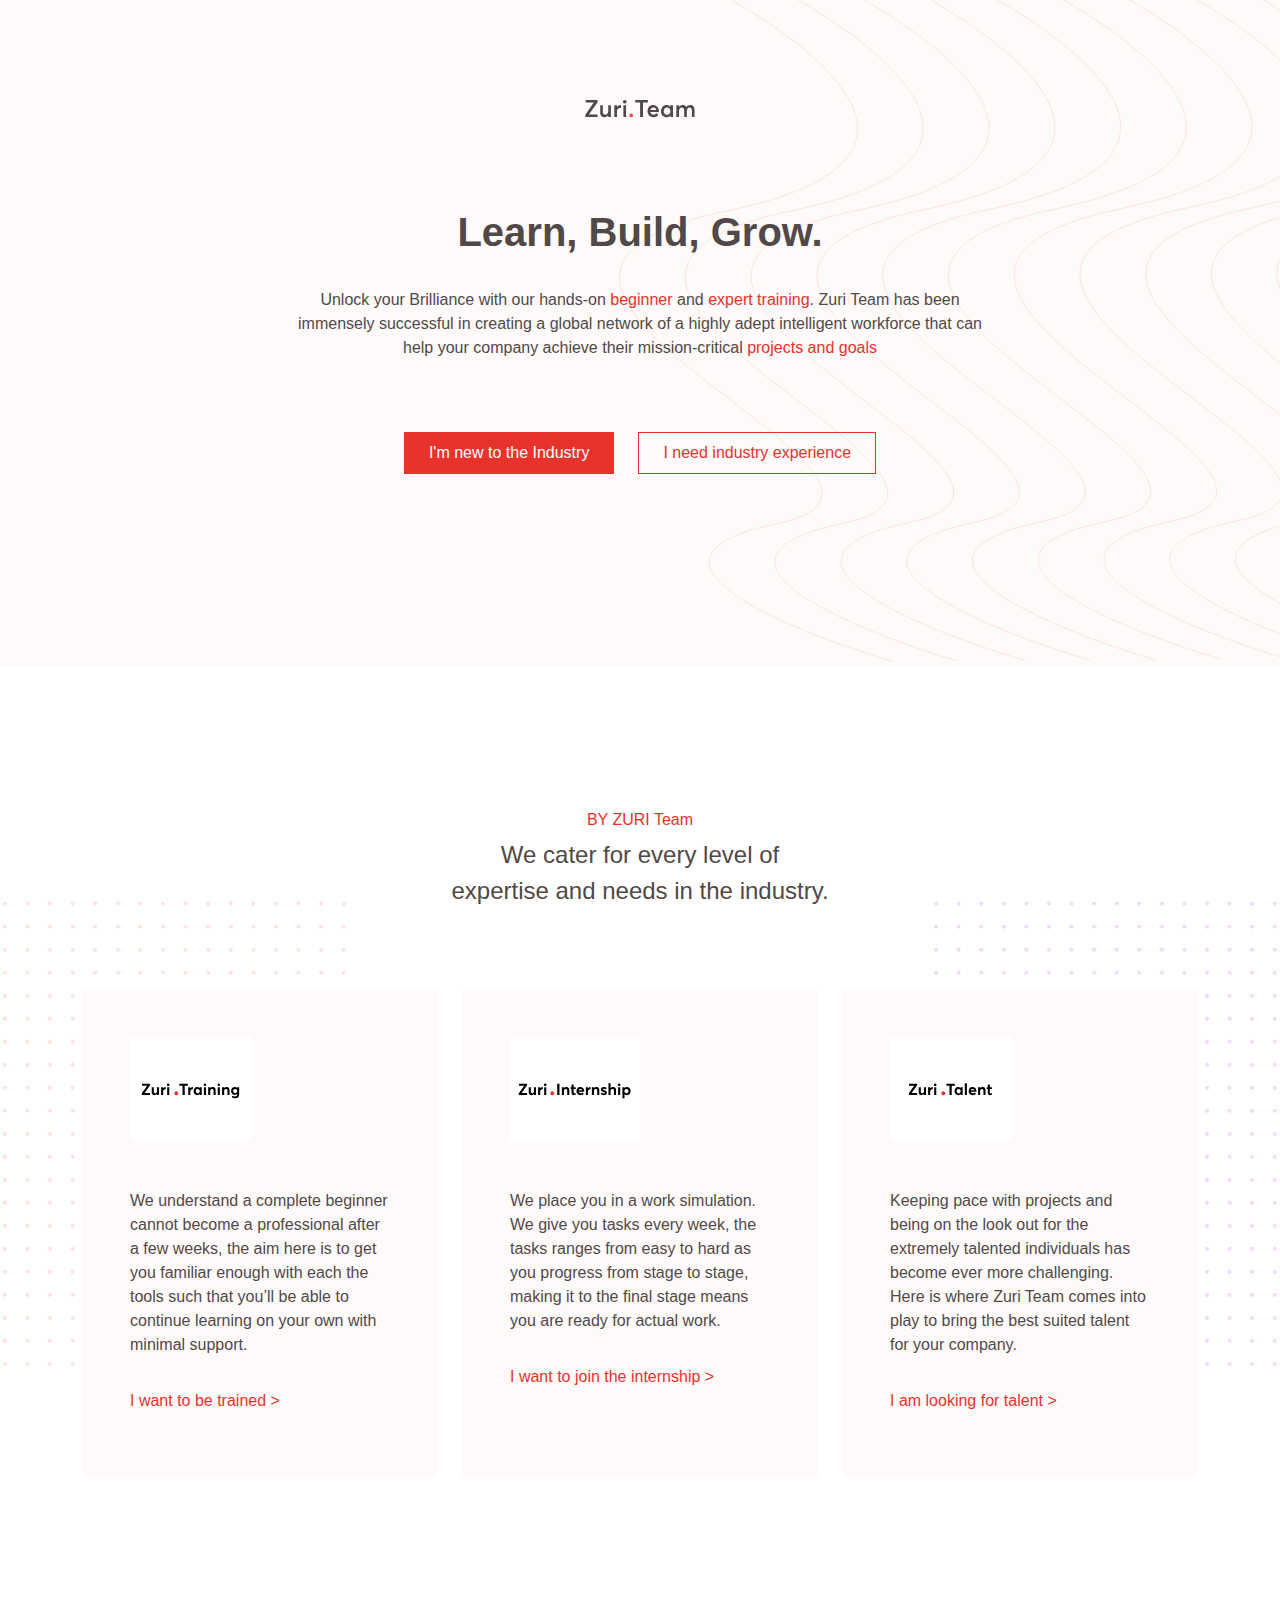
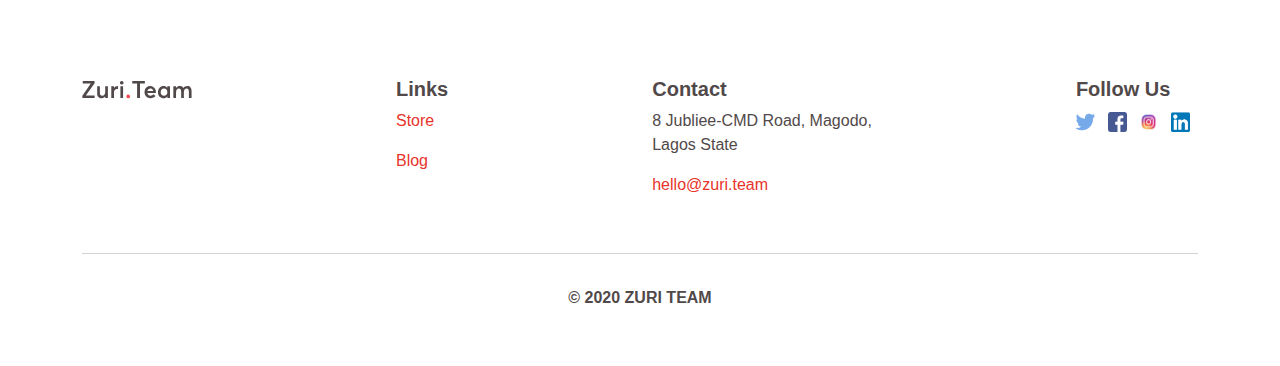
<file: index.html>
<!DOCTYPE html>
<html lang="en">
  <head>
    <meta charset="UTF-8" />
    <meta http-equiv="X-UA-Compatible" content="IE=edge" />
    <meta name="viewport" content="width=device-width, initial-scale=1.0" />
    <!-- Favicon Link -->
    <link href="img/favicon.png" rel="icon" sizes="16x16 32x32" type="image/png">
    <!-- CSS Stylesheet -->
    <link rel="stylesheet" href="css/style.css" />
    <link rel="stylesheet" href="css/bootstrap.css" />
    <!-- Font Link -->
    <link href="http://fonts.cdnfonts.com/css/averta-blackitalic" rel="stylesheet">
    <title>ZURI | Learn, Build, Grow.</title>
  </head>
  <body>
    <!-- Hero Section -->
    <section id="hero-section" class="pb-5">
      <div class="container py-5">
        <div class="logo text-center py-5">
            <img src="img/zuri-logo.svg" class="img-fluid" alt="Zuri Logo">
        </div>
        <div class="text-center pt-3">
            <h2 class="fw-bold display-6 py-4">Learn, Build, Grow.</h2>
            <p class="mx-auto fs-6">Unlock your Brilliance with our hands-on <a href="training.html" class="text-decoration-none hero-link">beginner</a> and <a href="#" class="text-decoration-none hero-link">expert training</a>. Zuri Team has been immensely successful in creating a global network of a highly adept intelligent workforce that can help your company achieve their mission-critical <a href="talent.html" class="text-decoration-none hero-link">projects and goals</a></p>
        </div>
        <div class="text-center py-5">
            <div class="d-flex flex-column flex-lg-row justify-content-center align-items-center mx-auto pt-2 pb-5">
              <div class="mb-3 mb-lg-0 me-lg-4">
                <a href="training.html" class="text-decoration-none"><button type="button" class="btn-orange w-auto py-2 px-4">I'm new to the Industry</button></a>
              </div>
              <div class="mt-2 mt-lg-0">
                <a href="talent.html" class="text-decoration-none"><button type="button" class="btn-outline-orange w-auto py-2 px-4">I need industry experience</button></a>
              </div>
            </div>
        </div>
      </div>
    </section>
    <!-- Levels of expertise -->
    <section id="levels-and-needs" class="mb-5">
      <div class="container py-5">
        <div class="text-center py-5">
          <h6 class="text-orange pt-5">BY ZURI Team</h6>
          <h4 class="lh-base">We cater for every level of <br>expertise and needs in the industry.</h4>
        </div>
        <div class="row mb-3 py-4">
          <div class="col-lg-4 col-md-12 col-12 mb-5 mb-md-5 mb-lg-0 position-relative">
            <div class="bg-light-pink">
              <img src="img/left-dots.png" class="img-fluid dots-left" alt="dots design">
              <div class="content p-5">
                <img src="img/zuri-training-img.svg" class="img-fluid" alt="zuri training image">
                <p class="pt-5 fs-6">We understand a complete beginner cannot become a professional after a few weeks, the aim here is to get you familiar enough with each the tools such that you’ll be able to continue learning on your own with minimal support.</p>
                <div class="level-link py-3">
                  <a href="training.html" class="text-decoration-none text-orange-hover">I want to be trained ></a>
                </div>
              </div>
            </div>
          </div>
          <div class="col-lg-4 col-md-12 col-12 mb-5 mb-md-5 mb-lg-0">
            <div class="bg-light-pink">
              <div class="content p-5">
                <img src="img/zuri-internship-img.svg" class="img-fluid" alt="zuri internship image">
                <p class="pt-5 fs-6">We place you in a work simulation. We give you tasks every week, the tasks ranges from easy to hard as you progress from stage to stage, making it to the final stage means you are ready for actual work.</p>
                <div class="level-link py-3">
                  <a href="#" class="text-decoration-none text-orange-hover">I want to join the internship ></a>
                </div>
              </div>
            </div>
          </div>
          <div class="col-lg-4 col-md-12 col-12 mb-5 mb-md-5 mb-lg-0 position-relative">
            <div class="bg-light-pink">
              <img src="img/right-dots.png" class="img-fluid dots-right" alt="dots design">
              <div class="content p-5">
                <img src="img/zuri-talent-img.svg" class="img-fluid" alt="zuri talent image">
                <p class="pt-5 fs-6">Keeping pace with projects and being on the look out for the extremely talented individuals has become ever more challenging. Here is where Zuri Team comes into play to bring the best suited talent for your company.</p>
                <div class="level-link py-3">
                  <a href="talent.html" class="text-decoration-none text-orange-hover">I am looking for talent ></a>
                </div>
              </div>
            </div>
          </div>
        </div>
      </div>
    </section>
    <!-- Footer -->
    <footer class="py-3">
      <div class="container my-4 text-center text-lg-start">
        <div class="d-flex justify-content-between flex-column flex-md-column flex-lg-row my-5">
          <div class="mb-5 mb-md-5 mb-lg-0">
            <img src="img/zuri-logo.svg" class="img-fluid" alt="Zuri Logo">
          </div>
          <div class="mb-5 mb-md-5 mb-lg-0">
            <h6 class="mb-0 fw-semibold fs-5">Links</h6>
            <div class="level-link py-2">
              <a href="#" class="text-decoration-none text-orange-hover">Store</a>
            </div>
            <div class="level-link py-2">
              <a href="#" class="text-decoration-none text-orange-hover">Blog</a>
            </div>
          </div>
          <div class="mb-5 mb-md-5 mb-lg-0">
            <h6 class="mb-0 fw-semibold fs-5">Contact</h6>
            <div class="level-link py-2">
              <p href="" class="mb-0">8 Jubliee-CMD Road, Magodo, <br> Lagos State</p>
            </div>
            <div class="level-link py-2">
              <a href="#" class="text-decoration-none text-orange-hover">hello@zuri.team</a>
            </div>
          </div>
          <div class="mb-5 mb-md-5 mb-lg-0">
            <h6 class="mb-0 fw-semibold fs-5">Follow Us</h6>
            <div class="social-media-links py-2">
              <a href="#" target="_blank"><img src="img/twitter-icon.png" class="me-2" alt="Twitter icon"></a>
              <a href="#" target="_blank"><img src="img/fb-icon.png" class="me-2" alt="Facebook icon"></a>
              <a href="#" target="_blank"><img src="img/ig-icon.png" class="me-2" alt="Instagram icon"></a>
              <a href="#" target="_blank"><img src="img/linkedin-icon.png" class="me-2" alt="LinkedIn icon"></a>
            </div>
          </div>
        </div>
        <hr>
        <p class="text-center fs-6 fw-semibold py-3">&copy; 2020 ZURI TEAM</p>
      </div>
    </footer>

    <script src="js/bootstrap.js"></script>
  </body>
</html>
</file>
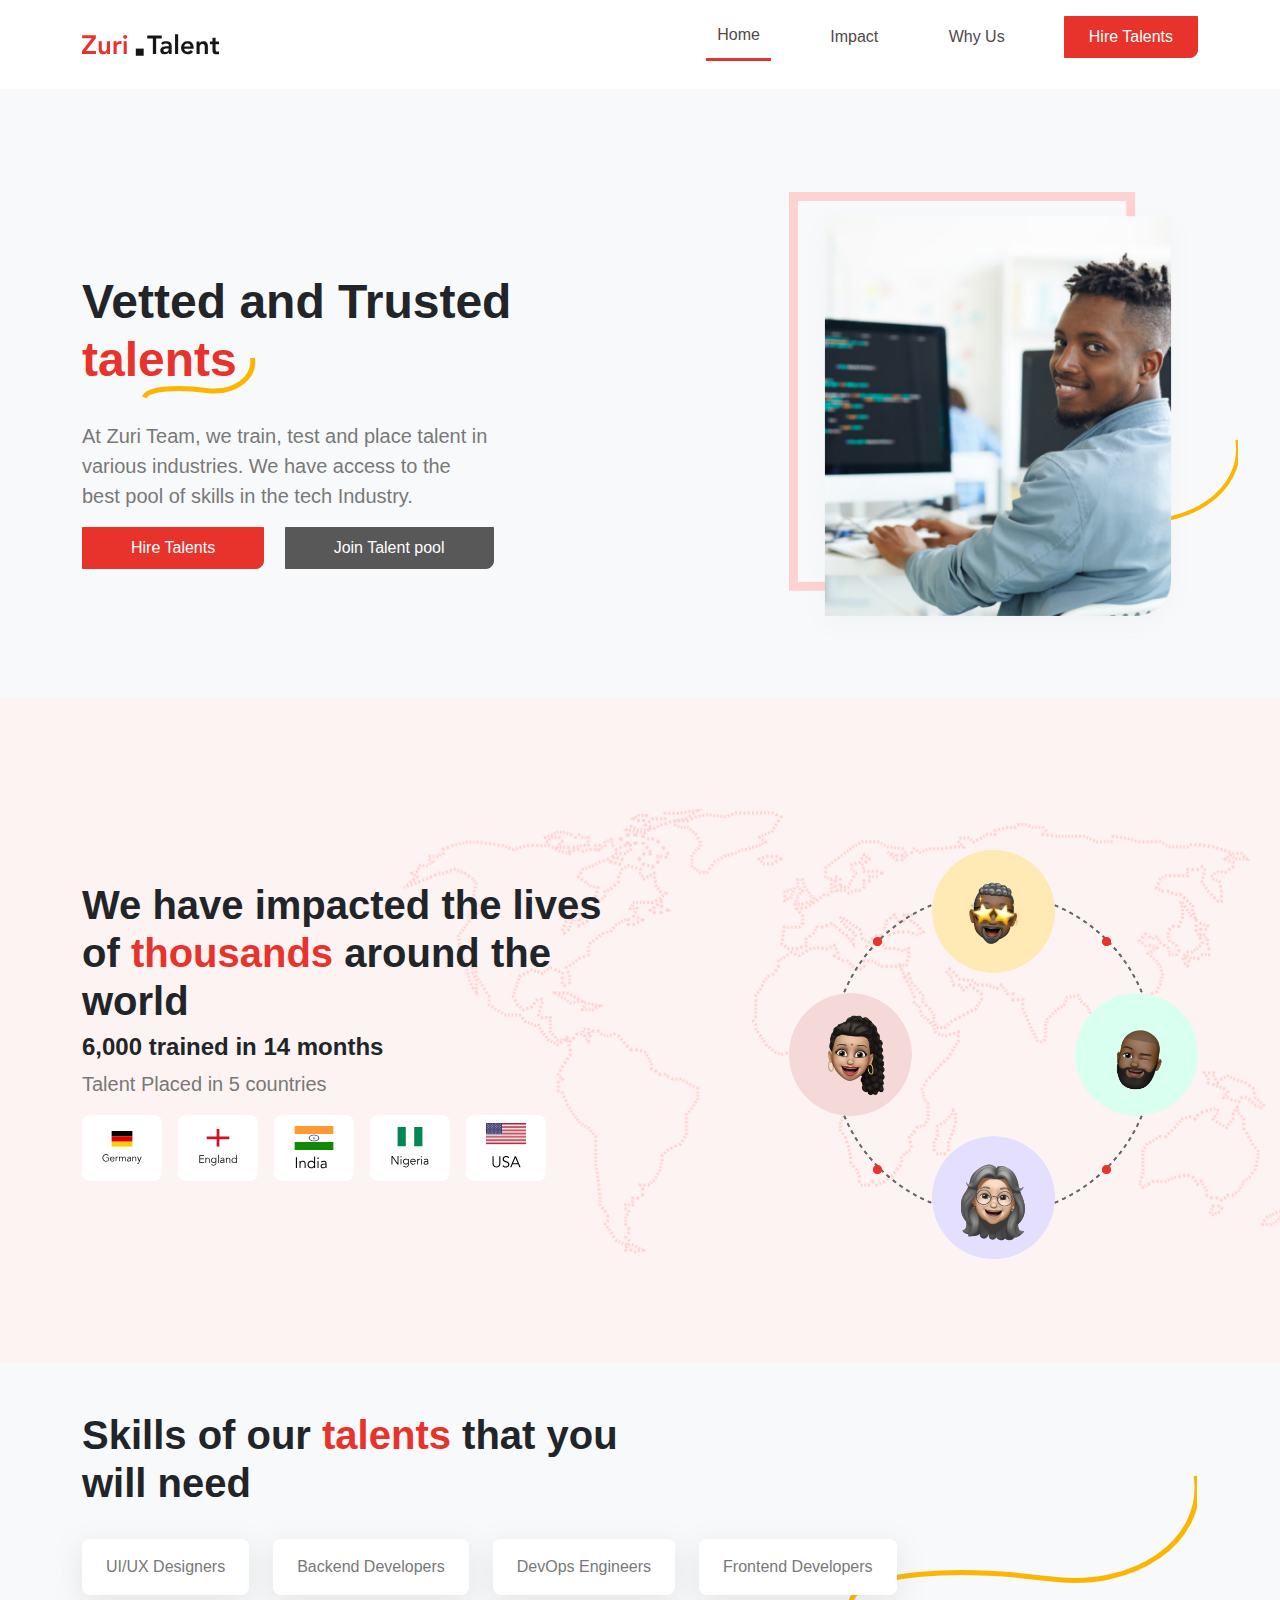
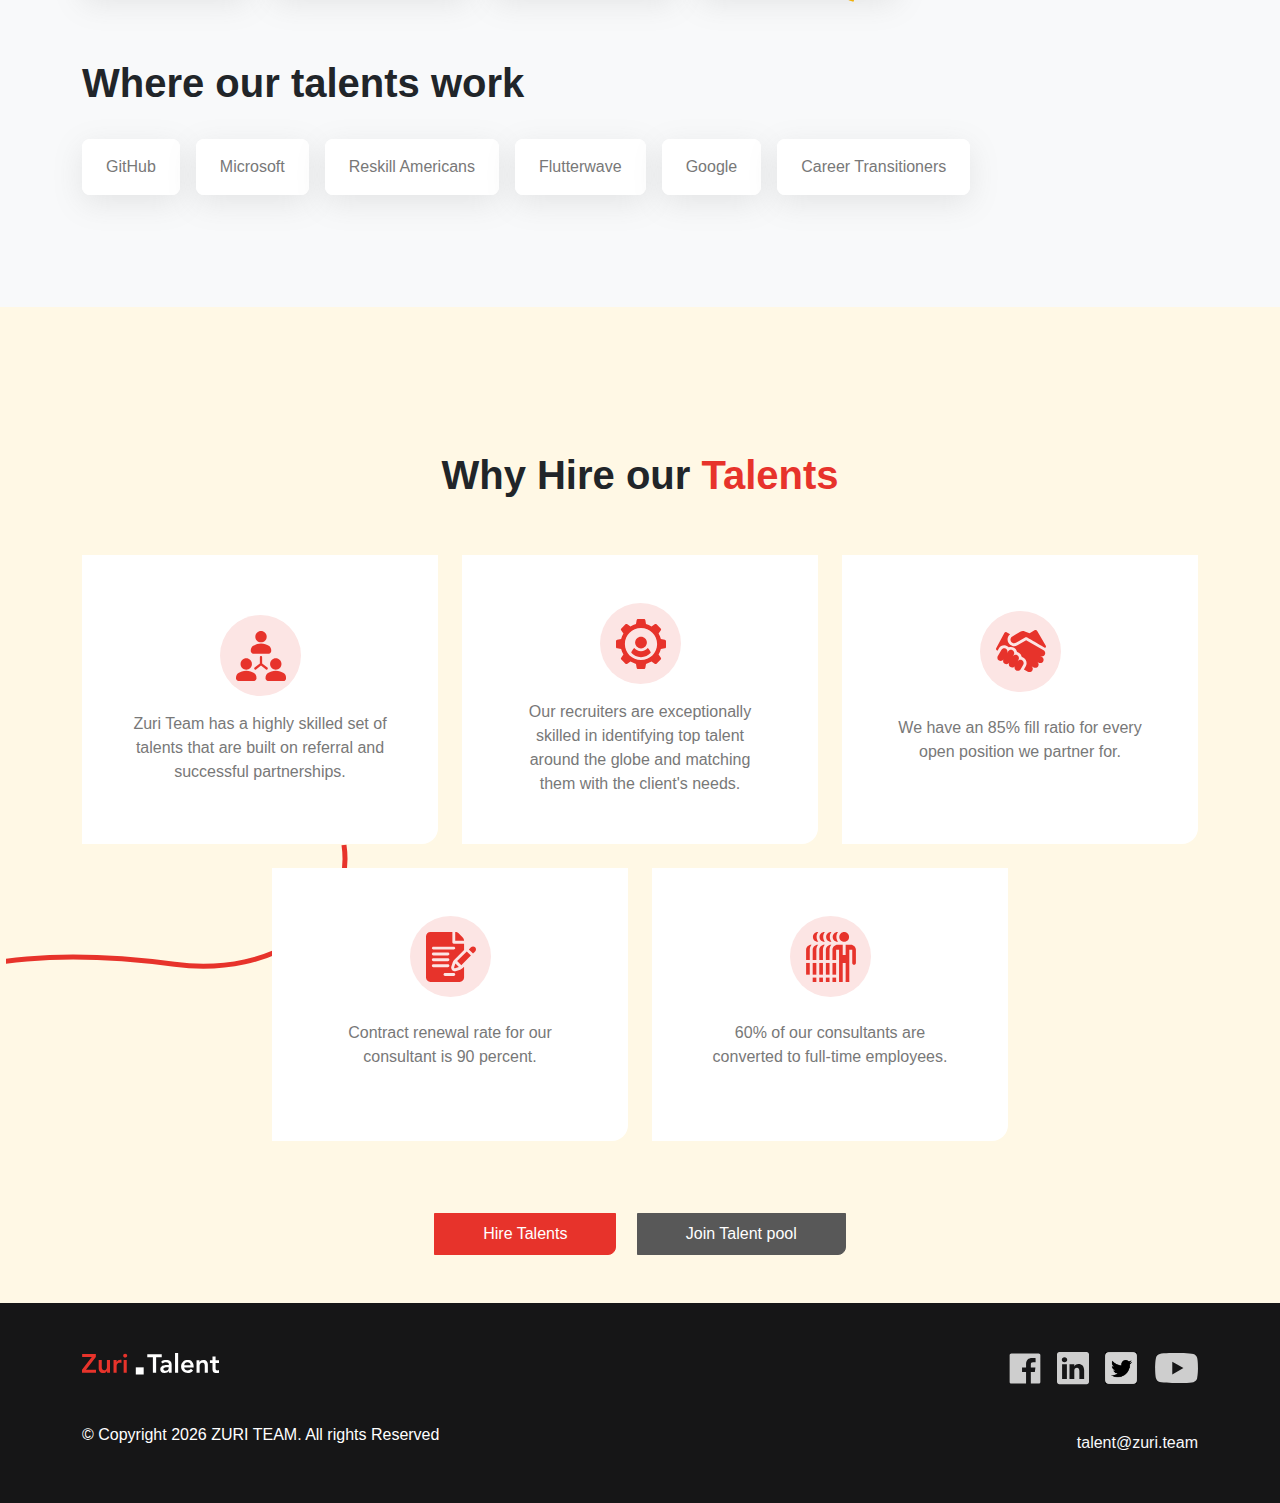
<file: talent.html>
<!DOCTYPE html>
<html lang="en">
<head>
    <meta charset="UTF-8">
    <meta http-equiv="X-UA-Compatible" content="IE=edge">
    <meta name="viewport" content="width=device-width, initial-scale=1.0">
    <!-- Favicon Link -->
    <link href="img/favicon.png" rel="icon" sizes="16x16 32x32" type="image/png">
    <!-- CSS Stylesheet -->
    <link rel="stylesheet" href="css/talent.css" />
    <link rel="stylesheet" href="css/bootstrap.css" />
    <!-- Font Link -->
    <link href="http://fonts.cdnfonts.com/css/graphik" rel="stylesheet">
    <title>Zuri</title>
</head>
<body>
    <!-- Header -->
    <header>
        <nav id="navbar-example2" class="fixed-top navbar">
            <div class="container d-flex justify-content-between align-items-center my-1">
                <div class="header-left">
                    <a href="talent.html"><img src="img/zuri-talent-logo.svg" alt="Zuri Talent logo"></a>
                </div>
                <div class="header-right">
                    <ul class="list-unstyled d-flex justify-content-between align-items-center">
                        <li class="nav-item me-5">
                          <a class="nav-link active" aria-current="page" href="#hero-section">Home</a>
                        </li>
                        <li class="nav-item me-5">
                          <a class="nav-link" href="#impact">Impact</a>
                        </li>
                        <li class="nav-item me-5">
                          <a class="nav-link" href="#hire">Why Us</a>
                        </li>
                        <li class="nav-item">
                            <button type="button" class="red-btn py-2 px-4" data-bs-toggle="modal" data-bs-target="#hire-talents">Hire Talents</button>
                        </li>
                    </ul>
                    <div class="nav-item d-flex justify-content-between align-items-center d-lg-none">
                        <button type="button" class="red-btn py-2 px-4" data-bs-toggle="modal" data-bs-target="#hire-talents">Hire Talents</button>
                    </div>
                </div>
            </div>
        </nav>
    </header>
    <!-- Main body -->
    <main data-bs-spy="scroll" data-bs-target="#navbar-example2" data-bs-root-margin="0px 0px -40%" data-bs-smooth-scroll="true" class="scrollspy-example bg-light border-0" tabindex="0">
        <!-- Hero Section -->
        <section id="hero-section"class="mt-5 pt-5 scroll">
            <div class="container mt-5 pt-lg-5 pt-md-5 pt-0">
                <div class="row align-items-center text-center text-lg-start">
                    <div class="col-lg-6 col-md-12 col-12 d-flex flex-column justify-content-center">
                        <h2 class="display-5 fw-semibold text-dark pb-4">Vetted and Trusted <span class="text-red position-relative">talents<img src="img/yellow-line-short.svg" class="img-fluid position-absolute yellow-short" alt="yellow line"></span></h2>
                        <p class="text-ash fs-5 lh-base me-lg-3 mx-auto mx-lg-0 w-75">At Zuri Team, we train, test and place talent in various industries. We have access to the best pool of skills in the tech Industry.</p>
                        <div class="mb-5 mb-lg-0">
                            <button type="button" class="red-btn py-2 px-5 me-lg-3 me-md-3 me-0 mb-3 mb-lg-0 mb-md-0" data-bs-toggle="modal" data-bs-target="#hire-talents">Hire Talents</button>
                            <button type="button" class="ash-btn py-2 px-5"  data-bs-toggle="modal" data-bs-target="#join-talent-pool">Join Talent pool</button>
                        </div>
                    </div>
                    <div class="col-lg-6 col-md-12 col-12">
                        <div class="hero-img d-flex justify-content-lg-end justify-content-center align-items-center position-relative"><img src="img/hero-section-img.png" class="w-75" alt="">
                        <img src="img/yellow-line-long.svg" class="w-50 position-absolute yellow-long d-none d-lg-block d-md-none" alt="">
                        </div>
                    </div>
                </div>
            </div>
        </section>
        <!-- Impact -->
        <section id="impact" class="py-5 mt-5 scroll">
            <div class="container pb-5">
                <div class="row align-items-center text-center text-lg-start pt-5 mt-5">
                    <div class="col-lg-6 col-md-12 col-12">
                        <h3 class="text-dark display-6 fw-semibold">We have impacted the lives of <span class="text-red">thousands</span> around the world</h3>
                        <h6 class="text-dark fw-semibold fs-4">6,000 trained in 14 months</h6>
                        <p class="text-ash fs-5">Talent Placed in 5 countries</p>
                        <div class="countries d-flex justify-content-lg-start justify-content-center mb-5">
                            <div class="country bg-white rounded-3 py-2 d-flex justify-content-center align-items-center me-3">
                                <img src="img/germany.svg" class="w-50 img-fluid" alt="">
                            </div>
                            <div class="country bg-white rounded-3 py-2 d-flex justify-content-center align-items-center me-3">
                                <img src="img/england.svg" class="w-50 img-fluid" alt="">
                            </div>
                            <div class="country bg-white rounded-3 py-2 d-flex justify-content-center align-items-center me-3">
                                <img src="img/india.svg" class="w-50 img-fluid" alt="">
                            </div>
                            <div class="country bg-white rounded-3 py-2 d-flex justify-content-center align-items-center me-3">
                                <img src="img/nigeria.svg" class="w-50 img-fluid" alt="">
                            </div>
                            <div class="country bg-white rounded-3 py-2 d-flex justify-content-center align-items-center me-3">
                                <img src="img/usa.svg" class="w-50 img-fluid" alt="">
                            </div>
                        </div>
                    </div>
                    <div class="col-lg-6 col-md-12 col-12 py-lg-2">
                        <div class="d-flex justify-content-lg-end justify-content-center align-items-center position-relative"><img src="img/people-cycle.png" class="w-75" alt="">
                    </div>
                </div>
            </div>
        </section>
        <!-- Skills -->
        <section id="skills">
            <div class="container py-5">
                <div class="row">
                    <div class="col-lg-6 col-md-6 col-12 text-lg-start text-md-start text-center">
                        <h3 class="text-dark display-6 fw-semibold pb-4">Skills of our <span class="text-red">talents</span> that you will need</h3>
                    </div>
                    <div class="col-lg-4 col-md-4 col-12"></div>
                </div>
                <div class="skills row">
                    <div class="col-lg-auto col-md-4 col-6 mb-3">
                        <div class="skill h-100 d-flex justify-content-center align-items-center rounded-3">
                            <p class="text-ash mb-0 fs-6 bg-white p-3 px-lg-4 py-lg-3 text-center rounded-3">UI/UX Designers</p>
                        </div>
                    </div>
                    <div class="col-lg-auto col-md-4 col-6 mb-3">
                        <div class="skill h-100 d-flex justify-content-center align-items-center rounded-3">
                            <p class="text-ash mb-0 fs-6 bg-white p-3 px-lg-4 py-lg-3 text-center rounded-3">Backend Developers</p>
                        </div>
                    </div>
                    <div class="col-lg-auto col-md-4 col-6 mb-3">
                        <div class="skill h-100 d-flex justify-content-center align-items-center rounded-3">
                            <p class="text-ash mb-0 fs-6 bg-white p-3 px-lg-4 py-lg-3 text-center rounded-3">DevOps Engineers</p>
                        </div>
                    </div>
                    <div class="col-lg-auto col-md-4 col-6 mb-3 position-relative">
                        <div class="skill h-100 d-flex justify-content-center align-items-center rounded-3">
                            <p class="text-ash mb-0 fs-6 bg-white p-3 px-lg-4 py-lg-3 text-center rounded-3">Frontend Developers</p>
                        </div>
                        <div class="position-absolute yellow-long2">
                            <img src="img/yellow-line-long.svg" class="img-fluid d-none d-lg-block d-md-none" alt="">
                        </div>
                    </div>
                </div>

            </div>
            
        </section>
        <!-- Where talents work -->
        <section id="where-our-talents-work" class="mb-5 pb-5">
            <div class="container">
                <div class="row">
                    <div class="col-lg-6 col-md-6 col-12 text-lg-start text-md-start text-center">
                        <h3 class="text-dark display-6 fw-semibold pb-4">Where our talents work</h3>
                    </div>
                    <div class="col-lg-4 col-md-4 col-12"></div>
                </div>
                <div class="d-flex flex-wrap">
                    <div class="col-lg-auto col-md-4 col-6 mb-3">
                        <div class="skill h-100 d-flex justify-content-center align-items-center rounded-3 me-3">
                            <p class="text-ash mb-0 fs-6 bg-white py-3 px-4 text-center rounded-3">GitHub</p>
                        </div>
                    </div>
                    <div class="col-lg-auto col-md-4 col-6 mb-3">
                        <div class="skill h-100 d-flex justify-content-center align-items-center rounded-3 me-3">
                            <p class="text-ash mb-0 fs-6 bg-white py-3 px-4 text-center rounded-3">Microsoft</p>
                        </div>
                    </div>
                    <div class="col-lg-auto col-md-4 col-6 mb-3">
                        <div class="skill h-100 d-flex justify-content-center align-items-center rounded-3 me-3">
                            <p class="text-ash mb-0 fs-6 bg-white py-3 px-4 text-center rounded-3">Reskill Americans</p>
                        </div>
                    </div>
                    <div class="col-lg-auto col-md-4 col-6 mb-3">
                        <div class="skill h-100 d-flex justify-content-center align-items-center rounded-3 me-3">
                            <p class="text-ash mb-0 fs-6 bg-white py-3 px-4 text-center rounded-3">Flutterwave</p>
                        </div>
                    </div>
                    <div class="col-lg-auto col-md-4 col-6 mb-3">
                        <div class="skill h-100 d-flex justify-content-center align-items-center rounded-3 me-3">
                            <p class="text-ash mb-0 fs-6 bg-white py-3 px-4 text-center rounded-3">Google</p>
                        </div>
                    </div>
                    <div class="col-lg-auto col-md-4 col-6 mb-3">
                        <div class="skill h-100 d-flex justify-content-center align-items-center rounded-3 me-3">
                            <p class="text-ash mb-0 fs-6 bg-white py-3 px-4 text-center rounded-3">Career Transitioners</p>
                        </div>
                    </div>
                </div>
            </div>
        </section>
        <!-- Hire our talents -->
        <section id="hire" class="py-5 scroll">
            <div class="container">
                <h3 class="text-dark text-center display-6 fw-semibold pb-4 pt-5 mt-5">Why Hire our <span class="text-red">Talents</span></h3>
                <div class="row pt-4">
                    <div class="col-12 col-lg-4 col-md-6 mb-4 position-relative">
                        <div class="benefit p-5 text-center h-100 d-flex justify-content-center align-items-center flex-column">
                            <img src="img/people.svg" class="img-fluid" alt="">
                            <p class="text-ash pt-3 mb-0">
                                Zuri Team has a highly skilled set of talents that are built on referral and successful partnerships.
                            </p>
                        </div>
                        <div class="red-rope position-absolute">
                            <img src="img/red-rope.svg" class="img-fluid" alt="">
                        </div>
                    </div>
                    <div class="col-12 col-lg-4 col-md-6 mb-4">
                        <div class="benefit p-5 text-center h-100 d-flex justify-content-center align-items-center flex-column">
                            <img src="img/mech.svg" class="img-fluid" alt="">
                            <p class="text-ash pt-3 mb-0">
                                Our recruiters are exceptionally skilled in identifying top talent around the globe and matching them with the client's needs.
                            </p>
                        </div>
                    </div>
                    <div class="col-12 col-lg-4 col-md-6 mb-4">
                        <div class="benefit p-5 text-center h-100 d-flex justify-content-center align-items-center flex-column">
                            <img src="img/hand.svg" class="img-fluid" alt="">
                            <p class="text-ash py-4 mb-0">
                                We have an 85% fill ratio for every open position we partner for.
                            </p>
                        </div>
                    </div>
                    <div class="d-none d-lg-flex col-lg-2 d-md-none"></div>
                    <div class="col-12 col-lg-4 col-md-6 mb-4">
                        <div class="benefit p-5 text-center h-100 d-flex justify-content-center align-items-center flex-column">
                            <img src="img/write.svg" class="img-fluid" alt="">
                            <p class="text-ash py-4 mb-0">
                                Contract renewal rate for our consultant is 90 percent.
                            </p>
                        </div>
                    </div>
                    <div class="col-12 col-lg-4 col-md-12 mb-4">
                        <div class="benefit p-5 text-center h-100 d-flex justify-content-center align-items-center flex-column">
                            <img src="img/many.svg" class="img-fluid" alt="">
                            <p class="text-ash py-4 mb-0">
                                60% of our consultants are converted to full-time employees.
                            </p>
                        </div>
                    </div>
                    <div class="d-none d-lg-flex col-lg-2 d-md-none"></div>
                </div>
                <div class="text-center">
                    <div class="my-5 mb-lg-0">
                        <button type="button" class="red-btn py-2 px-5 me-lg-3 me-md-3 me-0 mb-3 mb-lg-0 mb-md-0" data-bs-toggle="modal" data-bs-target="#hire-talents">Hire Talents</button>
                        <button type="button" class="ash-btn py-2 px-5" data-bs-toggle="modal" data-bs-target="#join-talent-pool">Join Talent pool</button>
                    </div>
                </div>
            </div>
        </section>
        <!-- ModalS -->
        <!-- Hire talent button Modal -->
        <div class="modal fade" id="hire-talents" tabindex="-1" aria-labelledby="exampleModalLabel" aria-hidden="true">
            <div class="modal-dialog modal-dialog-centered">
                <div class="modal-content">
                        <div class="modal-body text-center p-5">
                            <h2 class="display-6 fw-semibold text-dark pt-5">Talent Recuritment</h2>
                            <p class="text-ash fs-6 lh-base">We will love to discuss your business and your talent needs.</p>
                            <a href="#" target="_blank"><button class="red-btn py-2 px-5 mb-3">Fill this form</button></a>
                            <p class="text-dark">OR</p>
                            <a href="#" target="_blank"><button class="red-btn py-2 px-5 mb-3">Book a Consultation</button></a>
                        </div>
                </div>
            </div>
        </div>
        <!-- Join talent pool Modal -->
        <div class="modal fade" id="join-talent-pool" tabindex="-1" aria-labelledby="exampleModalLabel" aria-hidden="true">
            <div class="modal-dialog modal-dialog-centered">
                <div class="modal-content">
                        <div class="modal-body text-center p-5">
                            <h2 class="display-5 fw-semibold text-dark pt-5">Join Talent Pool</h2>
                            <p class="text-ash fs-5 lh-base">Interested in joining our Talent Pool?</p>
                            <a href="#" target="_blank"><button class="red-btn py-2 px-5 mb-3">Click here to sign up</button></a>
                        </div>
                </div>
            </div>
        </div>
    </main>
    <!-- Footer -->
    <footer>
        <div class="container pt-5 pb-3">
            <div class="row pb-4">
                <div class="col-lg-6 col-md-6 col-12 text-lg-start text-md-start text-center mb-4">
                    <img src="img/talent-logo-light.svg" alt="Zuri talent logo">
                </div>
                <div class="col-lg-6 col-md-6 col-12">
                    <div class="socials d-flex justify-content-lg-end justify-content-md-end justify-content-center align-items-center">
                        <a href="#" target="_blank"><img src="img/facebook.svg" class="img-fluid me-3" alt=""></a>
                        <a href="#" target="_blank"><img src="img/linkd.svg" class="img-fluid me-3" alt=""></a>
                        <a href="#" target="_blank"><img src="img/twit.png" class="img-fluid me-3" alt=""></a>
                        <a href="#" target="_blank"><img src="img/youtube.svg" class="img-fluid youtube" alt=""></a>
                    </div>
                </div>
            </div>
            <div class="row justify-content-between flex-column-reverse flex-lg-row flex-md-row">
                <div class="col-lg-6 col-md-6 col-12 text-lg-start text-md-start text-center mb-lg-0">
                    <p class="text-white mb-lg-0 mb-md-0">&copy; Copyright <span id="currentYear" class="text-white"></span> ZURI TEAM. All rights Reserved</p>
                </div>
                <div class="col-lg-6 col-md-6 col-12">
                    <div class="mb-4 text-center text-lg-end text-md-end">
                        <div class="level-link py-2">
                            <a href="#" class="text-decoration-none link-light">talent@zuri.team</a>
                        </div>
                    </div>
                    <hr class="d-block d-lg-none d-md-none text-bg-secondary">
                </div>
            </div>
        </div>
    </footer>



    <script>
        const date = new Date();
        const year = date.getFullYear();
        document.getElementById('currentYear').innerHTML = year;
    </script>
    <script src="js/talent.js"></script>
    <script src="js/bootstrap.js"></script>
</body>
</html>
</file>
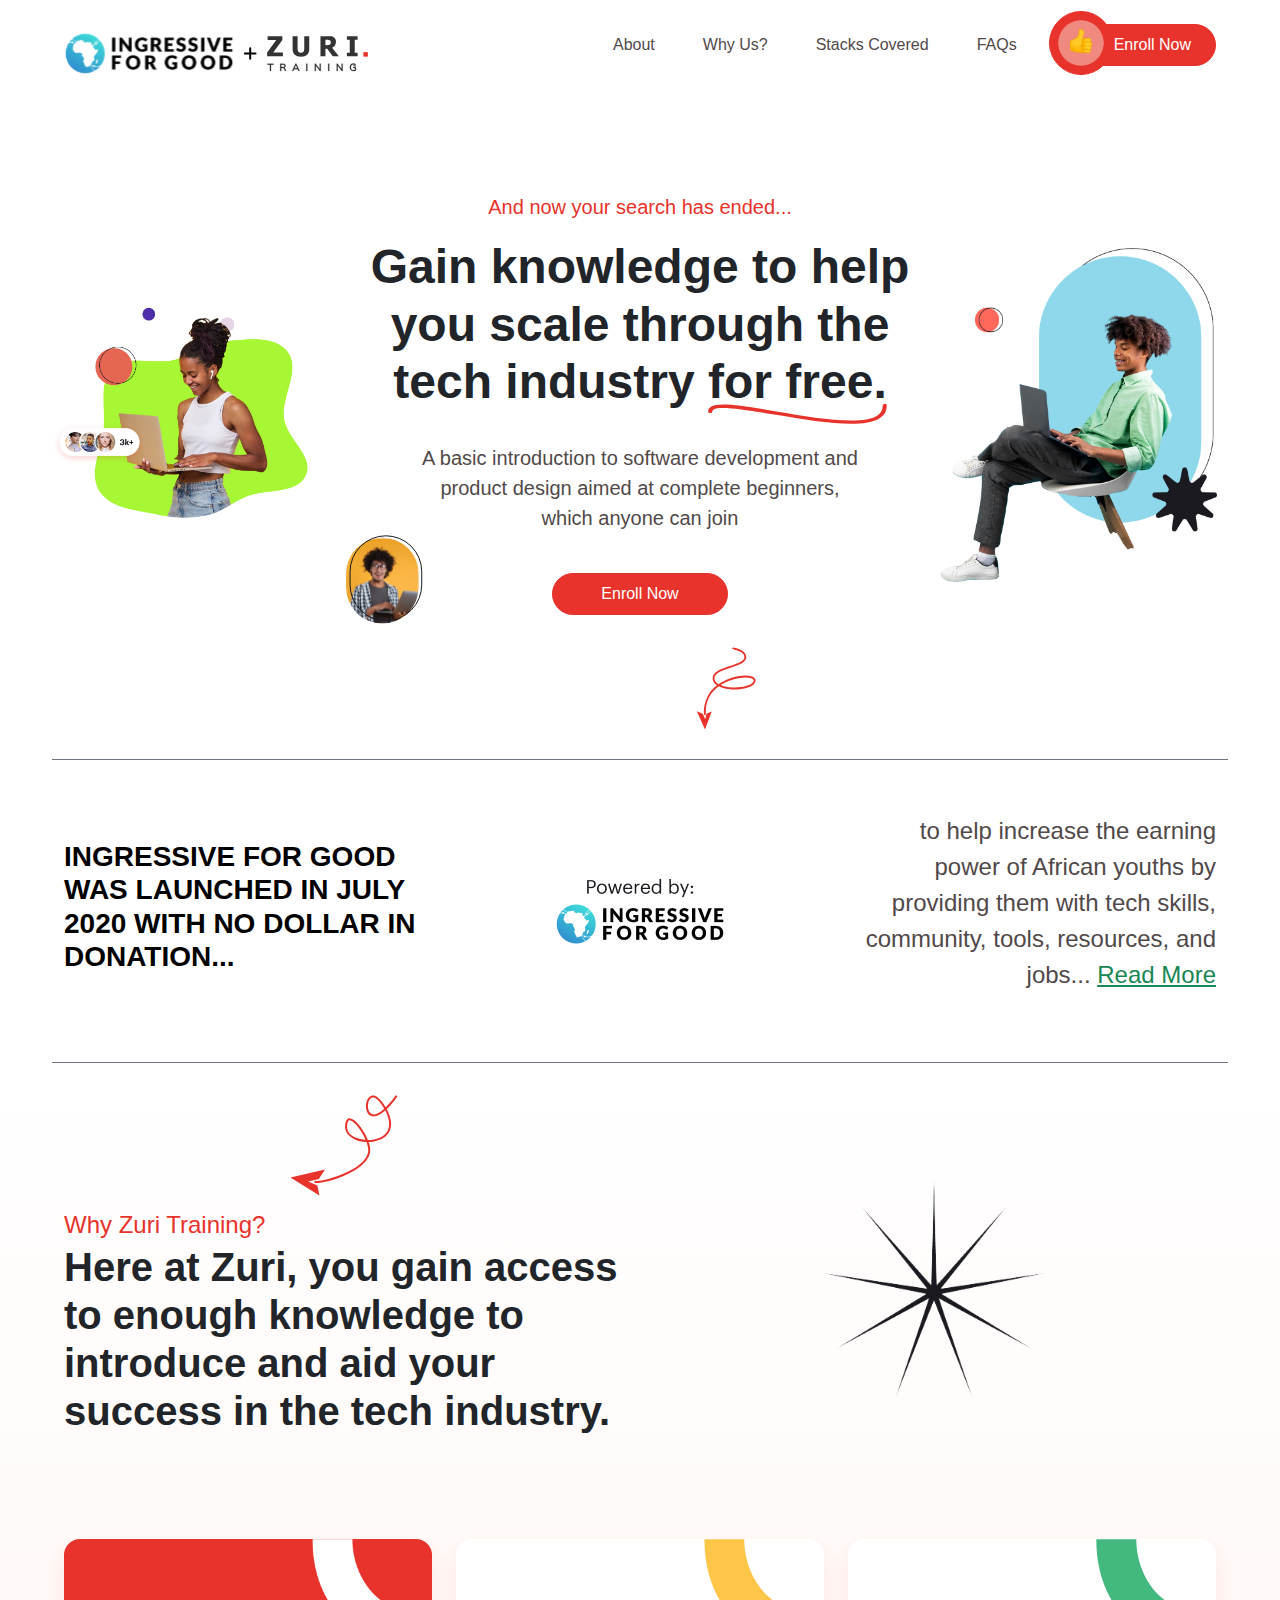
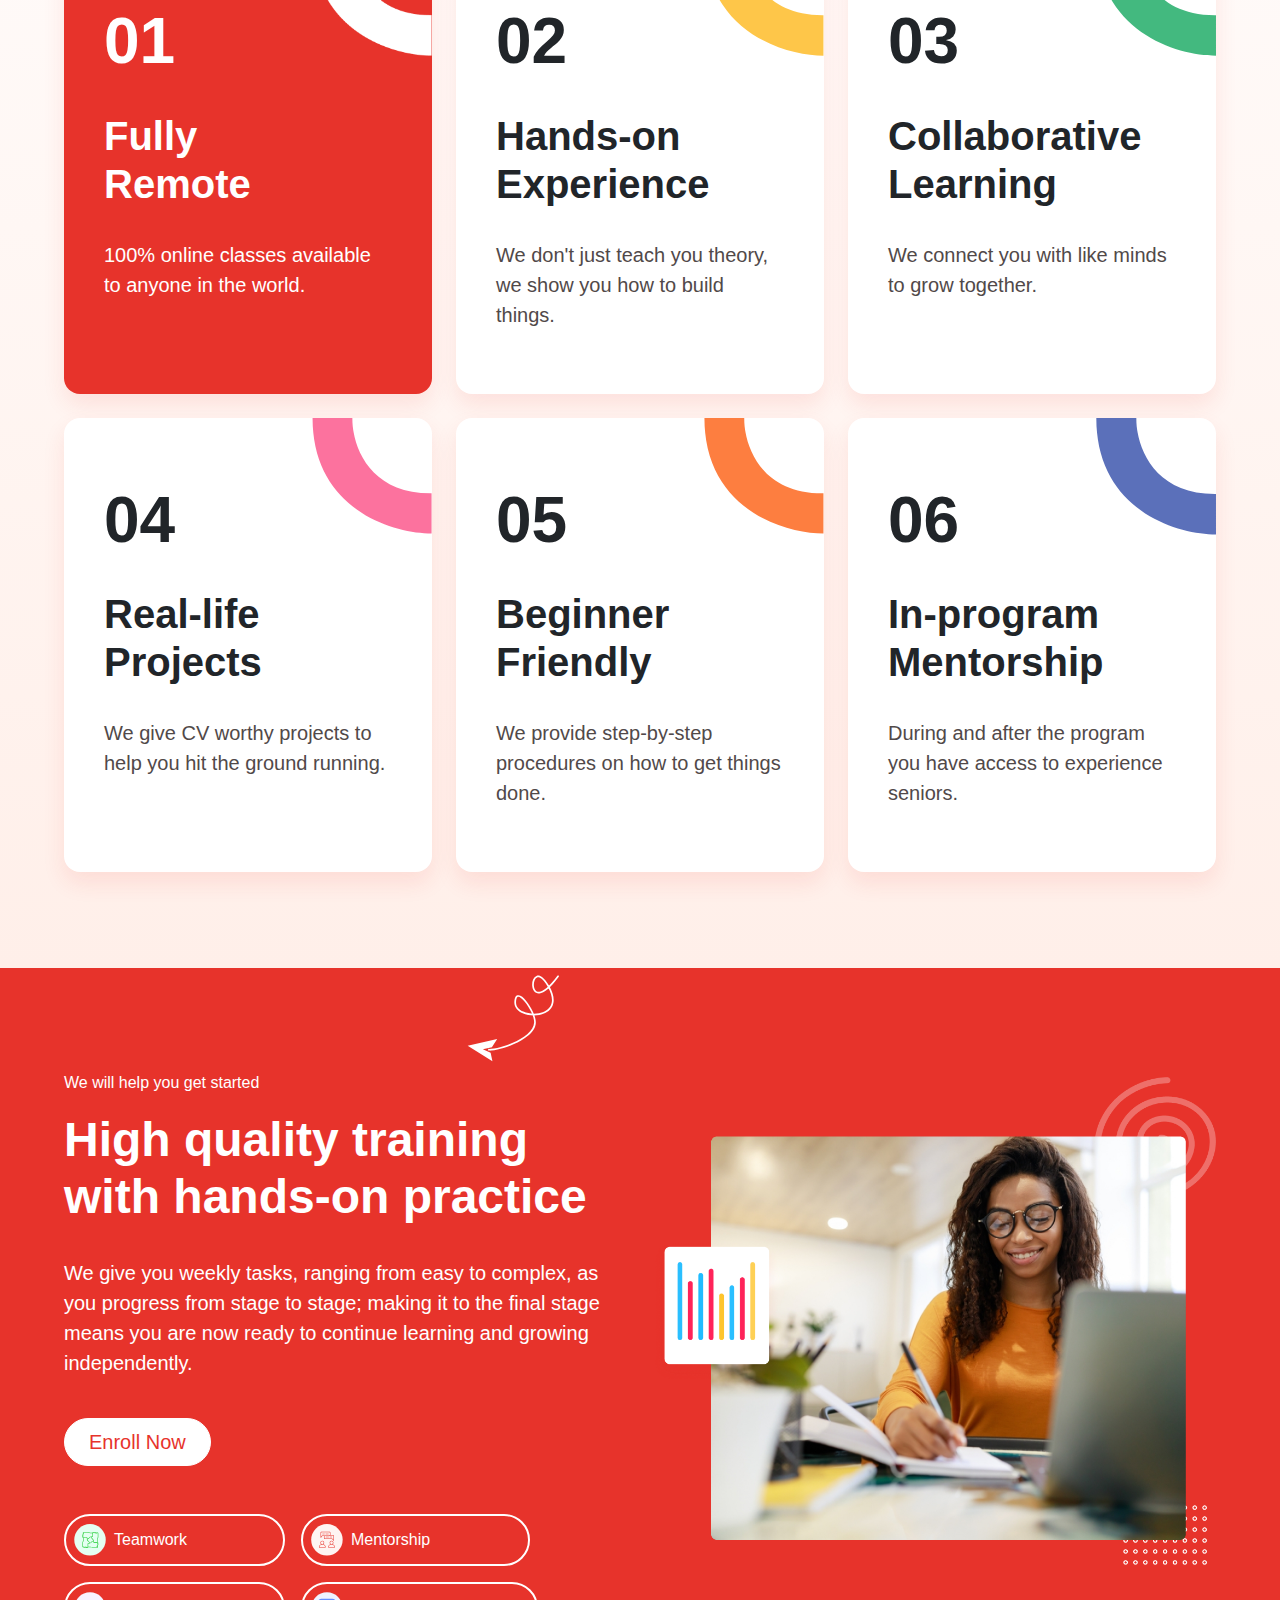
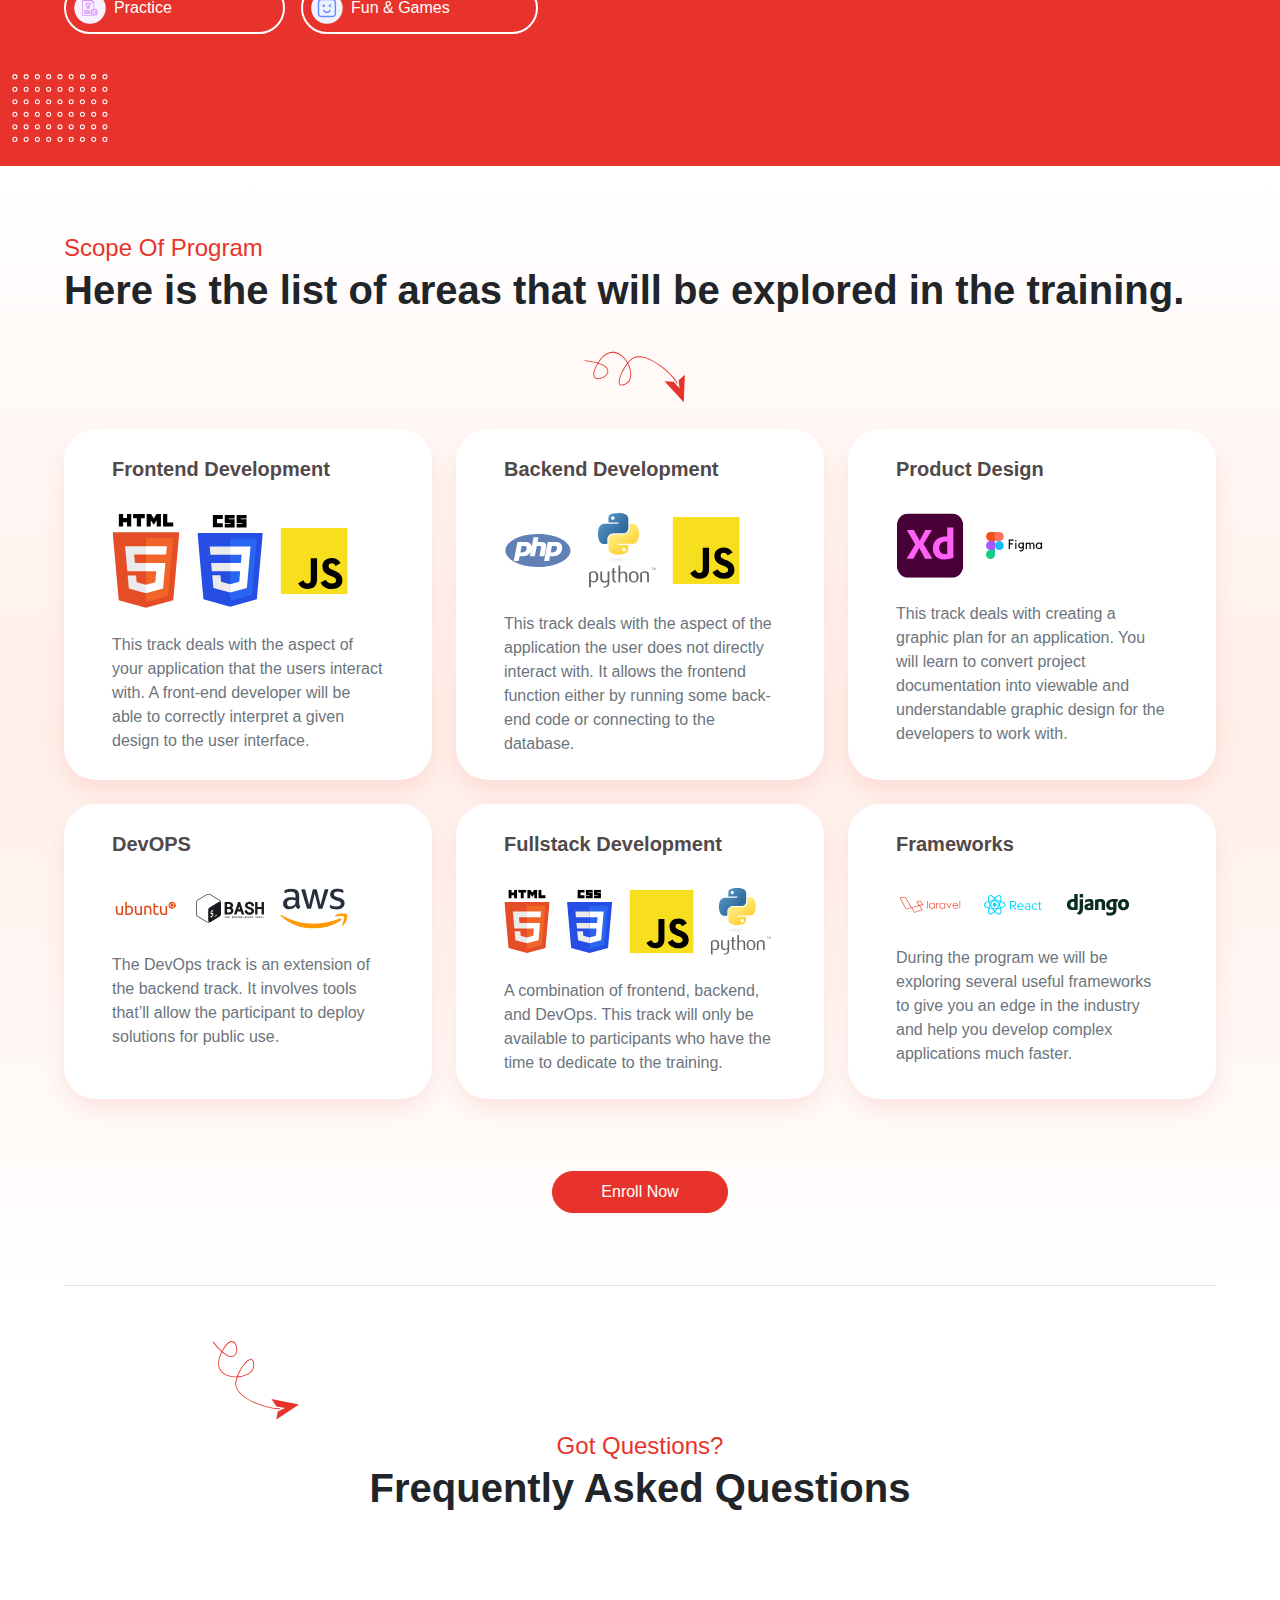
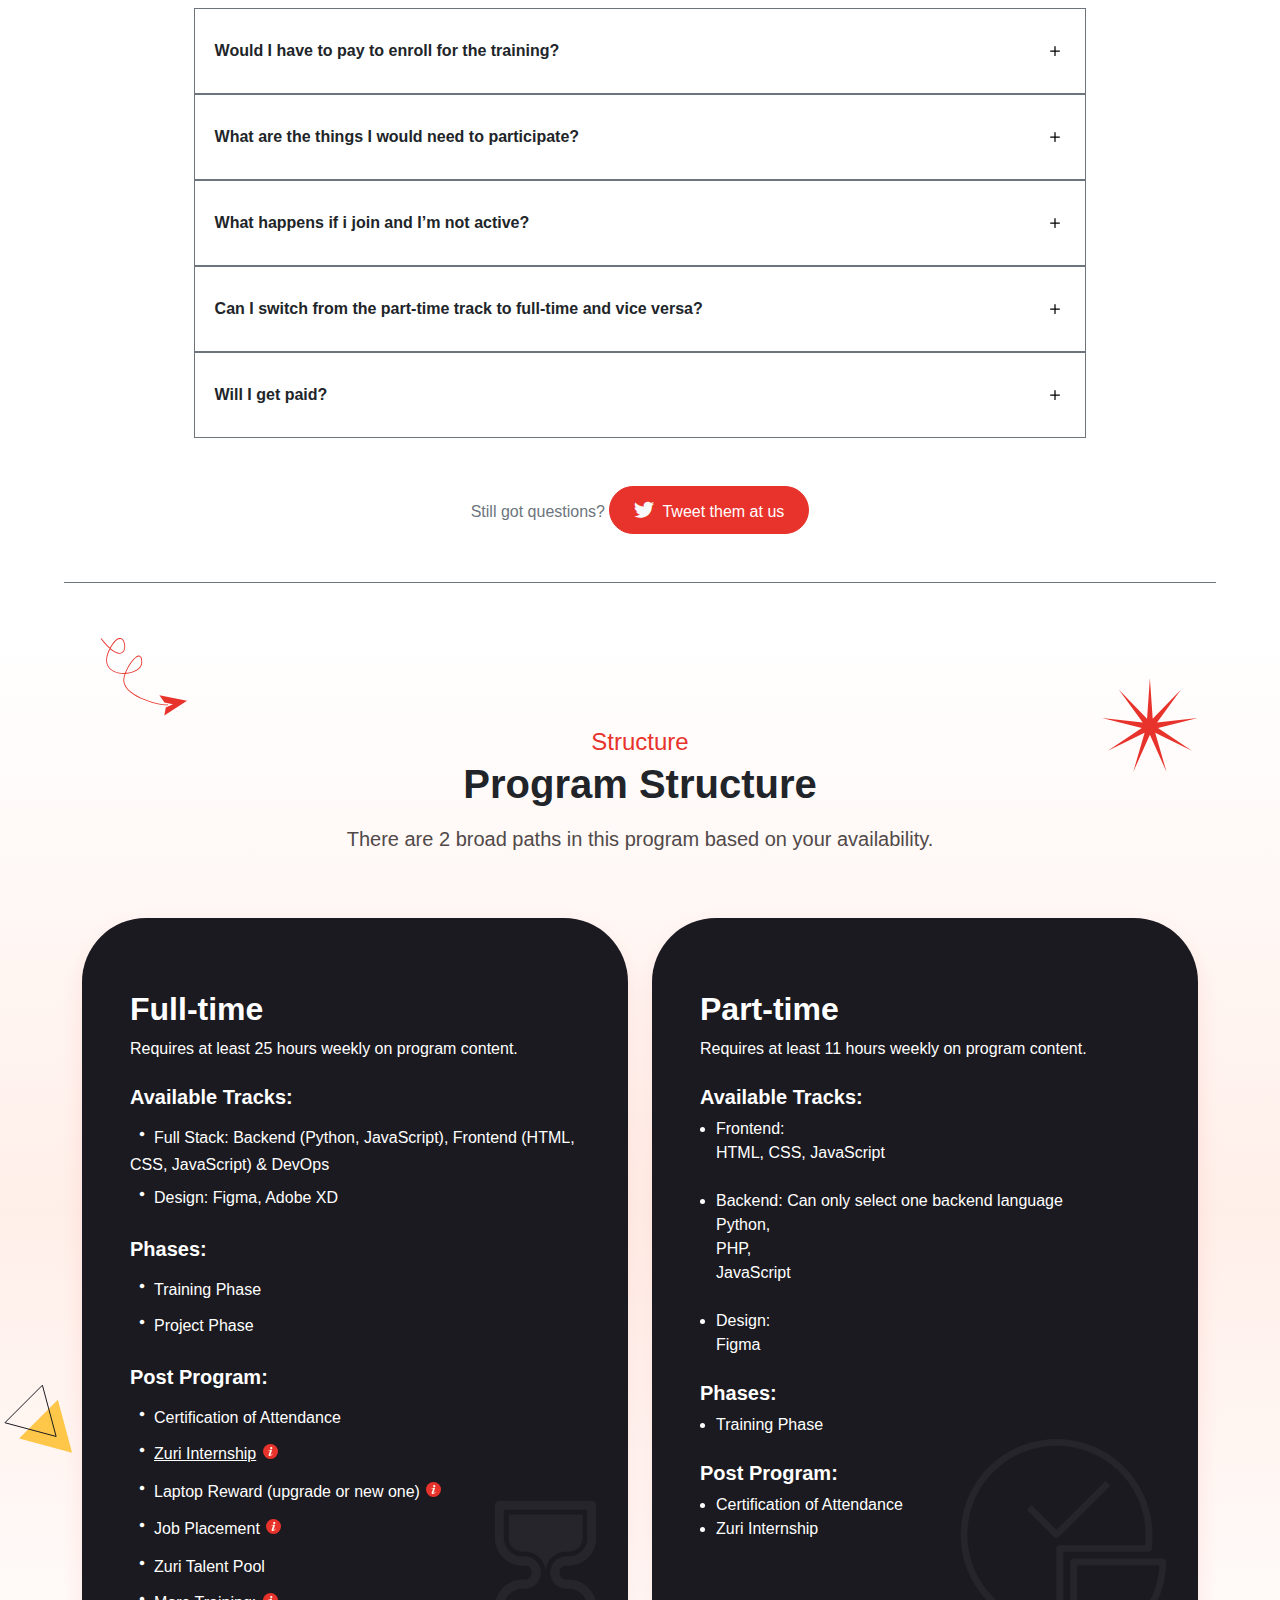
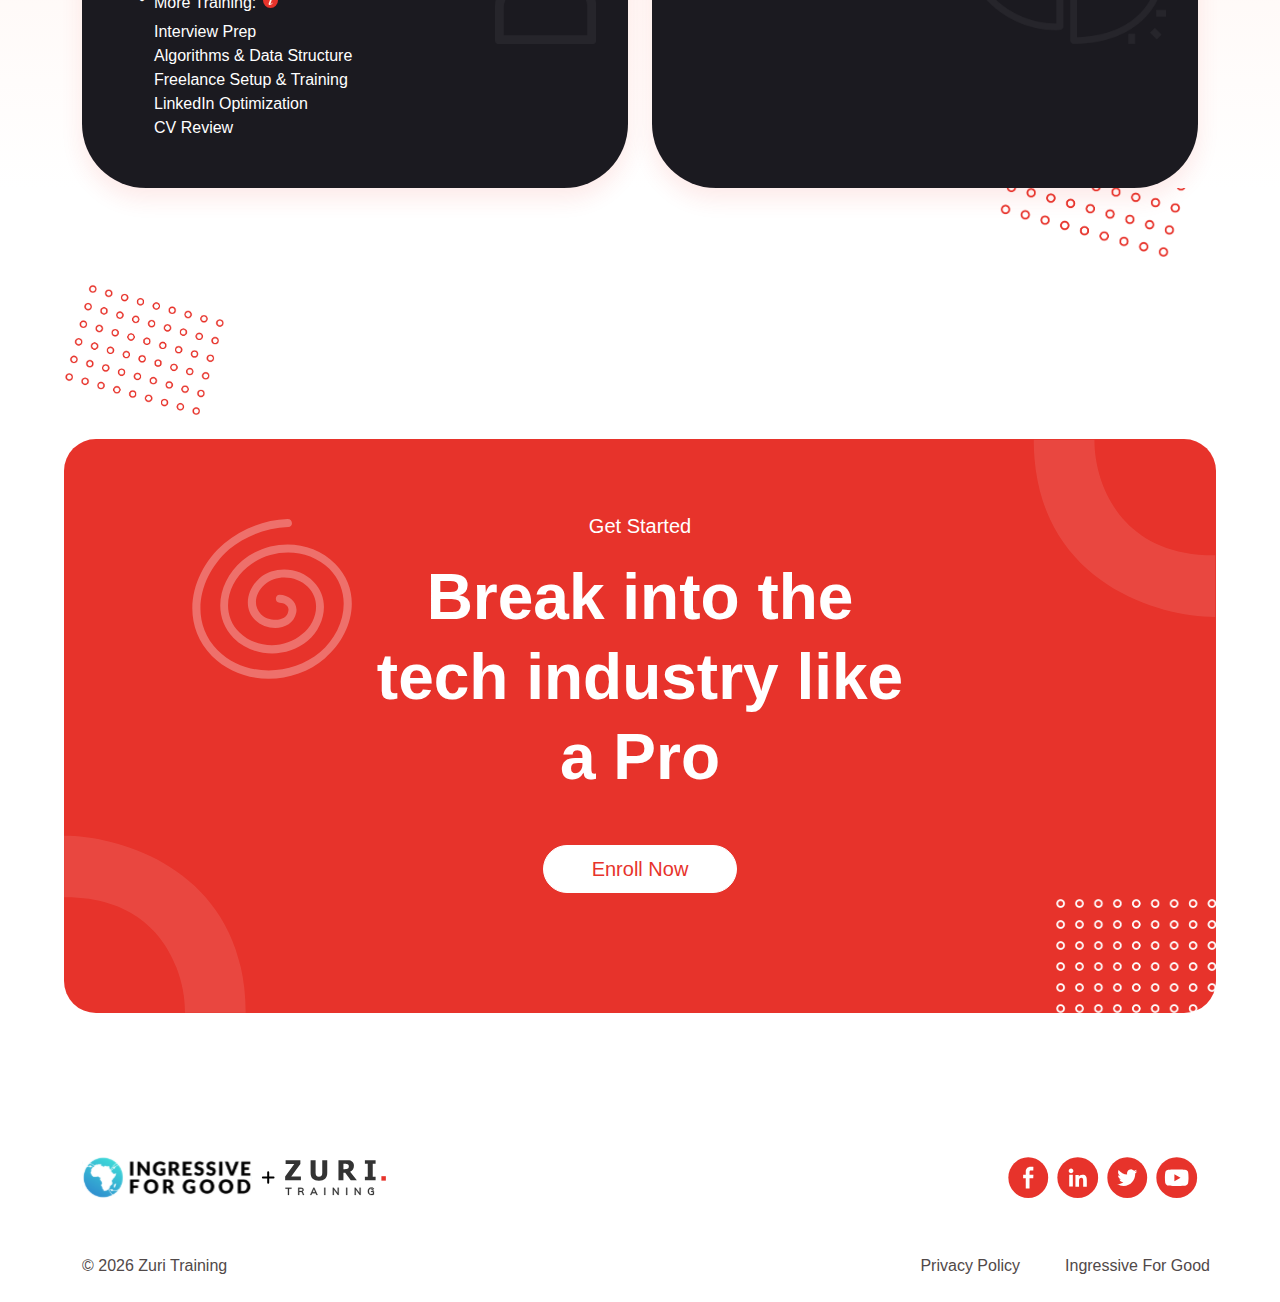
<file: training.html>
<!DOCTYPE html>
<html lang="en">
<head>
    <meta charset="UTF-8">
    <meta http-equiv="X-UA-Compatible" content="IE=edge">
    <meta name="viewport" content="width=device-width, initial-scale=1.0">
    <!-- Favicon Link -->
    <link href="img/favicon.png" rel="icon" sizes="16x16 32x32" type="image/png">
    <!-- CSS Stylesheet -->
    <link rel="stylesheet" href="css/training.css" />
    <link rel="stylesheet" href="css/bootstrap.css" />
    <!-- Font Link -->
    <link href="http://fonts.cdnfonts.com/css/graphik" rel="stylesheet">
    <!-- Icons Link -->
    <link rel="stylesheet" href="https://cdn.jsdelivr.net/npm/bootstrap-icons@1.9.1/font/bootstrap-icons.css">
    <title>Zuri</title>
</head>
<body id="main-body">
    <!-- Header -->
    <header>
        <nav id="navbar-example2" class="fixed-top navbar bg-white">
            <div class="my-container d-flex justify-content-between align-items-center mt-3 mb-1">
                <div class="header-left">
                    <a href="training.html"><img src="img/zuri-i4g-logo.svg" class="img-fluid" alt="Zuri Talent logo"></a>
                </div>
                <div class="header-right fs-6 fw-light">
                    <ul class="list-unstyled d-flex justify-content-between align-items-center">
                        <li class="nav-item me-5">
                          <a class="nav-link active" aria-current="page" href="#hero-section">About</a>
                        </li>
                        <li class="nav-item me-5">
                          <a class="nav-link" href="#why-us">Why Us?</a>
                        </li>
                        <li class="nav-item me-5">
                          <a class="nav-link" href="#scope">Stacks Covered</a>
                        </li>
                        <li class="nav-item me-5">
                          <a class="nav-link" href="#faqs">FAQs</a>
                        </li>
                        <li class="nav-item position-relative">
                            <a href="#">
                                <img src="img/thumbs.png" class="thumbs red-btn rounded-circle position-absolute" alt=""><button type="button" class="red-btn py-2 pe-4 rounded-pill enroll">Enroll Now</button>
                            </a>
                        </li>
                    </ul>
                    <div class="nav-item mobile position-relative">
                        <a href="">
                            <img src="img/thumbs.png" class="thumbs red-btn rounded-circle position-absolute" alt=""><button type="button" class="red-btn py-2 pe-4 rounded-pill enroll">Enroll Now</button>
                        </a>
                    </div>
                </div>
            </div>
        </nav>
    </header>
    <main>
        <section id="hero-section" class="mt-5 pt-lg-5">
            <div class="my-container mt-5 py-5">
                <div class="row justify-content-center align-items-center pb-5">
                    <div class="col-lg-3 col-md-12 col-12 px-lg-0 px-md-0">
                        <img src="img/hero-lady.jpg" class="img-fluid" alt="">
                    </div>
                    <div class="col-lg-6 col-md-12 col-12 px-lg-0 px-md-0 text-center">
                        <p class="text-red p-fs">And now your search has ended...</p>
                        <h2 class="text-dark display-5 fw-semibold">Gain knowledge to help you scale through the tech industry
                            <span class="position-relative text-dark">for free.
                                <div class="red-rope position-absolute end-0 top-50">
                                    <img src="img/training-red-rope.svg" class="img-fluid" alt="">
                                </div>
                            </span>
                        </h2>
                        <p class="py-4 width mx-auto p-fs">A basic introduction to software development and product design aimed at complete beginners, which anyone can join</p>
                        <a href="#">
                            <button type="button" class="red-btn py-2 px-5 rounded-pill">Enroll Now</button>
                        </a>
                        <div class="position-relative d-flex justify-content-end py-4">
                            <div class="position-absolute start-0 small-image">
                                <img src="img/maleface-samll.svg" class="img-fluid" alt="">
                            </div>
                            <div class="position-absolute start-50 top-50 mt-2 ms-4">
                                <img src="img/red-rope-arrow-head.svg" class="w-50" alt="">
                            </div>
                        </div>
                    </div>
                    <div class="col-lg-3 d-none d-lg-block px-lg-0 px-md-0">
                        <img src="img/hero-male.jpg" class="img-fluid" alt="">
                    </div>
                </div>
            </div>
        </section>
        <section class="mb-4" id="about">
            <div class="my-container">
                <div class="row justify-content-center align-items-center text-center py-3 border-bottom border-top border-secondary">
                    <div class="col-lg-4 col-md-12 col-12">
                        <h3 class="text-black text-lg-start fw-semibold">INGRESSIVE FOR GOOD WAS LAUNCHED IN JULY 2020 WITH NO DOLLAR IN DONATION...</h3>
                    </div>
                    <div class="col-lg-4 col-md-12 col-12">
                        <img src="img/powered-by-ingresive.jpg" alt="" class="img-fluid">
                    </div>
                    <div class="col-lg-4 col-md-12 col-12">
                        <p class="fs-4 text-end">
                            to help increase the earning power of African youths by providing them with tech skills, community, tools, resources, and jobs... <a href="#" target="_blank" class="link-success">Read More</a>
                        </p>
                    </div>
                </div>
            </div>
        </section>
        <section id="why-us" class="pb-5">
            <div class="my-container pb-5">
                <div class="row pb-5">
                    <div class="col-lg-6 col-md-12- col-12 pb-5">
                        <div class="text-center">
                            <img src="img/arrow-red2.svg" alt="" class="img-fluid">
                        </div>
                        <p class="text-red mb-0 fs-4">
                            Why Zuri Training?
                        </p>
                        <h2 class="text-dark fw-semibold display-6">Here at Zuri, you gain access to enough knowledge to introduce and aid your success in the tech industry.</h2>
                    </div>
                    <div class="col-lg-6 col-md-12- col-12 text-center justify-content-center align-items-center d-none d-lg-flex d-md-none">
                        <img src="img/black-star.png" alt="" class="w-40">
                    </div>
                </div>
                <div class="card-section">
                    <div class="row row-cols-1 row-cols-md-3 g-4">
                        <div class="col-lg-4 col-md-6 col-12">
                          <div class="card border-0 rounded-4 bg-red px-4 py-5 position-relative h-100">
                                <div class="position-absolute top-0 end-0">
                                    <img src="img/white-curve.png" class="w-7" alt="">
                                </div>
                                <div class="card-body">
                                    <h2 class="card-title display-3 fw-semibold text-white">01</h2>
                                    <h2 class="display-6 fw-semibold text-white py-4">Fully <br> Remote</h2>
                                    <p class="card-text text-white fs-5">100% online classes available to anyone in the world.</p>
                                </div>
                            </div>
                        </div>
                        <div class="col-lg-4 col-md-6 col-12">
                          <div class="card border-0 rounded-4 bg-white px-4 py-5 position-relative h-100">
                                <div class="position-absolute top-0 end-0">
                                    <img src="img/yellow-curve.svg" class="w-7" alt="">
                                </div>
                                <div class="card-body">
                                    <h2 class="card-title display-3 fw-semibold text-dark">02</h2>
                                    <h2 class="display-6 fw-semibold text-dark py-4">Hands-on <br> Experience</h2>
                                    <p class="card-text fs-5">We don't just teach you theory, we show you how to build things.</p>
                                </div>
                            </div>
                        </div>
                        <div class="col-lg-4 col-md-6 col-12">
                          <div class="card border-0 rounded-4 bg-white px-4 py-5 position-relative h-100">
                                <div class="position-absolute top-0 end-0">
                                    <img src="img/green-curve.svg" class="w-7" alt="">
                                </div>
                                <div class="card-body">
                                    <h2 class="card-title display-3 fw-semibold text-dark">03</h2>
                                    <h2 class="display-6 fw-semibold text-dark py-4">Collaborative <br> Learning</h2>
                                    <p class="card-text fs-5">We connect you with like minds to grow together.</p>
                                </div>
                            </div>
                        </div>
                        <div class="col-lg-4 col-md-6 col-12">
                          <div class="card border-0 rounded-4 bg-white px-4 py-5 position-relative h-100">
                                <div class="position-absolute top-0 end-0">
                                    <img src="img/pink-curve.svg" class="w-7" alt="">
                                </div>
                                <div class="card-body">
                                    <h2 class="card-title display-3 fw-semibold text-dark">04</h2>
                                    <h2 class="display-6 fw-semibold text-dark py-4">Real-life <br> Projects</h2>
                                    <p class="card-text fs-5">We give CV worthy projects to help you hit the ground running.</p>
                                </div>
                            </div>
                        </div>
                        <div class="col-lg-4 col-md-6 col-12">
                          <div class="card border-0 rounded-4 bg-white px-4 py-5 position-relative h-100">
                                <div class="position-absolute top-0 end-0">
                                    <img src="img/orange-curve.svg" class="w-7" alt="">
                                </div>
                                <div class="card-body">
                                    <h2 class="card-title display-3 fw-semibold text-dark">05</h2>
                                    <h2 class="display-6 fw-semibold text-dark py-4">Beginner <br> Friendly</h2>
                                    <p class="card-text fs-5">We provide step-by-step procedures on how to get things done.</p>
                                </div>
                            </div>
                        </div>
                        <div class="col-lg-4 col-md-6 col-12">
                          <div class="card border-0 rounded-4 bg-white px-4 py-5 position-relative h-100">
                                <div class="position-absolute top-0 end-0">
                                    <img src="img/blue-curve.svg" class="w-7" alt="">
                                </div>
                                <div class="card-body">
                                    <h2 class="card-title display-3 fw-semibold text-dark">06</h2>
                                    <h2 class="display-6 fw-semibold text-dark py-4">In-program <br> Mentorship</h2>
                                    <p class="card-text fs-5">During and after the program you have access to experience seniors.</p>
                                </div>
                            </div>
                        </div>
                        
                    </div>
                </div>
            </div>
        </section>
        <section id="" class="bg-red position-relative">
            <div class="my-container py-5 py-lg-0 py-md-3">
                <div class="row justify-content-center align-items-center">
                    <div class="col-lg-6 col-md-12 col-12">
                        <div class="d-flex justify-content-end me-5">
                            <img src="img/white-rope-arrow.svg" alt="" class="w-25">
                        </div>
                        <p class="text-white">We will help you get started</p>
                        <h2 class="text-white display-5 fw-semibold">High quality training with hands-on practice</h2>
                        <p class="text-white fs-5 py-4">We give you weekly tasks, ranging from easy to complex, as you progress from stage to stage; making it to the final stage means you are now ready to continue learning and growing independently.</p>
                        <a href="#"><button type="button" class="white-btn py-2 px-4 fs-5 rounded-pill">Enroll Now</button></a>
                        <div class="row pt-5 pb-4">
                            <div class="col-lg-5 col-md-3 col-6">
                                <div class="transparent-btn rounded-pill p-2 mb-3">
                                    <div class="d-flex justify-content-start align-items-center">
                                        <div class="pe-1 pe-lg-2 pe-md-2">
                                            <img src="img/teamwork.svg" alt="" class="w-2">
                                        </div>
                                        <p class="text-white mb-0 fs-6 me-2">Teamwork</p>
                                    </div>
                                </div>
                            </div>
                            <div class="col-lg-5 col-md-3 col-6 ps-0 ps-lg-1 ps-md-1">
                                <div class="transparent-btn rounded-pill p-2 mb-3">
                                    <div class="d-flex justify-content-start align-items-center">
                                        <div class="pe-1 pe-lg-2 pe-md-2">
                                            <img src="img/mentorship.svg" alt="" class="w-2">
                                        </div>
                                        <p class="text-white mb-0 fs-6 me-2">Mentorship</p>
                                    </div>
                                </div>
                            </div>
                            <div class="col-lg-5 col-md-3 col-6">
                                <div class="transparent-btn rounded-pill p-2 mb-3">
                                    <div class="d-flex justify-content-start align-items-center">
                                        <div class="pe-1 pe-lg-2 pe-md-2">
                                            <img src="img/practice.svg" alt="" class="w-2">
                                        </div>
                                        <p class="text-white mb-0 fs-6 me-2">Practice</p>
                                    </div>
                                </div>
                            </div>
                            <div class="col-lg-5 col-md-3 col-6 px-1">
                                <div class="transparent-btn rounded-pill p-2 mb-3">
                                    <div class="d-flex justify-content-start align-items-center">
                                        <div class="pe-1 pe-lg-2 pe-md-2">
                                            <img src="img/fun-games.svg" alt="" class="w-2">
                                        </div>
                                        <p class="text-white mb-0 fs-6 me-2">Fun & Games</p>
                                    </div>
                                </div>
                            </div>
                        </div>
                    </div>
                    <div class="col-lg-6 col-md-12 col-12">
                        <img src="img/lady-with-laptop.png" class="img-fluid" alt="">
                    </div>
                </div>
            </div>
            <div class="container-fluid pb-4">
                <img src="img/squaredots.svg" alt="" class="w-6">
            </div>
        </section>
        <section id="scope">
            <div class="my-container pt-5 pb-4 mt-3 border-bottom mb-5">
                <p class="text-red mb-0 fs-4">
                    Scope Of Program
                </p>
                <h2 class="text-dark fw-semibold display-6">Here is the list of areas that will be explored in the training.</h2>
                <div class="text-center">
                    <img src="img/scope-arrow.svg" alt="" class="w-7">
                </div>
                <div class="programs pb-4">
                    <div class="row row-cols-1 row-cols-md-3 g-4">
                        <div class="col-lg-4 col-md-6 col-12">
                          <div class="card h-100 border-0 rounded-5">
                                <div class="card-body py-4 px-5">
                                    <h5 class="card-title fw-semibold mt-1">Frontend Development</h5>
                                    <div class="d-flex py-4">
                                        <img src="img/html.svg" alt="" class="w-25 me-3">
                                        <img src="img/css-3 logo.svg" alt="" class="w-25 me-3">
                                        <img src="img/javascript logo.svg" alt="" class="w-25">
                                    </div>
                                    <p class="card-text text-secondary">This track deals with the aspect of your application that the users interact with. A front-end developer will be able to correctly interpret a given design to the user interface.</p>
                                </div>
                          </div>
                        </div>
                        <div class="col-lg-4 col-md-6 col-12">
                          <div class="card h-100 border-0 rounded-5">
                                <div class="card-body py-4 px-5">
                                    <h5 class="card-title fw-semibold mt-1">Backend Development</h5>
                                    <div class="d-flex py-4">
                                        <img src="img/php2 logo.svg" alt="" class="w-25 me-3">
                                        <img src="img/python-4 logo.svg" alt="" class="w-25 me-3">
                                        <img src="img/javascript logo.svg" alt="" class="w-25">
                                    </div>
                                    <p class="card-text text-secondary">This track deals with the aspect of the application the user does not directly interact with. It allows the frontend function either by running some back-end code or connecting to the database.</p>
                                </div>
                          </div>
                        </div>
                        <div class="col-lg-4 col-md-6 col-12">
                          <div class="card h-100 border-0 rounded-5">
                                <div class="card-body py-4 px-5">
                                    <h5 class="card-title fw-semibold mt-1">Product Design</h5>
                                    <div class="d-flex py-4">
                                        <img src="img/adobe-xd logo.svg" alt="" class="w-25 me-3">
                                        <img src="img/Figma logo.svg" alt="" class="w-25 me-3">
                                    </div>
                                    <p class="card-text text-secondary">This track deals with creating a graphic plan for an application. You will learn to convert project documentation into viewable and understandable graphic design for the developers to work with.</p>
                                </div>
                          </div>
                        </div>
                        <div class="col-lg-4 col-md-6 col-12">
                          <div class="card h-100 border-0 rounded-5">
                                <div class="card-body py-4 px-5">
                                    <h5 class="card-title fw-semibold mt-1">DevOPS</h5>
                                    <div class="d-flex py-4">
                                        <img src="img/Ubuntu logo.svg" alt="" class="w-25 me-3">
                                        <img src="img/Bash logo.svg" alt="" class="w-25 me-3">
                                        <img src="img/aws logo.svg" alt="" class="w-25">
                                    </div>
                                    <p class="card-text text-secondary">The DevOps track is an extension of the backend track. It involves tools that’ll allow the participant to deploy solutions for public use.</p>
                                </div>
                          </div>
                        </div>
                        <div class="col-lg-4 col-md-6 col-12">
                          <div class="card h-100 border-0 rounded-5">
                                <div class="card-body py-4 px-5">
                                    <h5 class="card-title fw-semibold mt-1">Fullstack Development</h5>
                                    <div class="d-flex py-4">
                                        <img src="img/html.svg" alt="" class="w-25 me-3">
                                        <img src="img/css-3 logo.svg" alt="" class="w-25 me-3">
                                        <img src="img/javascript logo.svg" alt="" class="w-25 me-3">
                                        <img src="img/python-4 logo.svg" alt="" class="w-25 me-3">
                                    </div>
                                    <p class="card-text text-secondary">A combination of frontend, backend, and DevOps. This track will only be available to participants who have the time to dedicate to the training.</p>
                                </div>
                          </div>
                        </div>
                        <div class="col-lg-4 col-md-6 col-12">
                          <div class="card h-100 border-0 rounded-5">
                                <div class="card-body py-4 px-5">
                                    <h5 class="card-title fw-semibold mt-1">Frameworks</h5>
                                    <div class="d-flex py-4">
                                        <img src="img/Laravel logo.svg" alt="" class="w-25 me-3">
                                        <img src="img/React logo.svg" alt="" class="w-25 me-3">
                                        <img src="img/Django logo.svg" alt="" class="w-25">
                                    </div>
                                    <p class="card-text text-secondary">During the program we will be exploring several useful frameworks to give you an edge in the industry and help you develop complex applications much faster.</p>
                                </div>
                          </div>
                        </div>
                    </div>
                </div>
                <div class="text-center py-5">
                    <a href="#">
                        <button type="button" class="red-btn py-2 px-5 rounded-pill">Enroll Now</button>
                    </a>
                </div>
            </div>
        </section>
        <section id="faqs">
            <div class="container">
                <div class="w-faq mx-auto">
                    <div class="text-start">
                        <img src="img/faq-red-rope.svg" alt="" class="w-7">
                    </div>
                    <div class="text-center">
                        <p class="text-red mb-0 fs-4">
                            Got Questions?
                        </p>
                        <h2 class="text-dark fw-semibold display-6 mb-5 pb-5">Frequently Asked Questions</h2>
                    </div>
                    <div class="accordion accordion-flush pb-5" id="accordionFlushExample">
                        <div class="accordion-item border border-secondary py-3">
                          <h2 class="accordion-header" id="flush-headingOne">
                            <button class="accordion-button fw-semibold collapsed shadow-none fs-6" type="button" data-bs-toggle="collapse" data-bs-target="#flush-collapseOne" aria-expanded="false" aria-controls="flush-collapseOne">
                                Would I have to pay to enroll for the training?
                            </button>
                          </h2>
                          <div id="flush-collapseOne" class="accordion-collapse collapse" aria-labelledby="flush-headingOne">
                            <div class="accordion-body fs-8">No, the program is completely free thanks to Ingressive For Good</div>
                          </div>
                        </div>
                        <div class="accordion-item border border-secondary py-3">
                          <h2 class="accordion-header" id="flush-headingTwo">
                            <button class="accordion-button fw-semibold collapsed shadow-none fs-6" type="button" data-bs-toggle="collapse" data-bs-target="#flush-collapseTwo" aria-expanded="false" aria-controls="flush-collapseTwo">
                                What are the things I would need to participate?
                            </button>
                          </h2>
                          <div id="flush-collapseTwo" class="accordion-collapse collapse" aria-labelledby="flush-headingTwo">
                            <div class="accordion-body fs-8">You'll need a laptop, internet connection and the willingness to learn through collaboration and mentorship.</div>
                          </div>
                        </div>
                        <div class="accordion-item border border-secondary py-3">
                          <h2 class="accordion-header" id="flush-headingThree">
                            <button class="accordion-button fw-semibold collapsed shadow-none fs-6" type="button" data-bs-toggle="collapse" data-bs-target="#flush-collapseThree" aria-expanded="false" aria-controls="flush-collapseThree">
                                What happens if i join and I’m not active?
                            </button>
                          </h2>
                          <div id="flush-collapseThree" class="accordion-collapse collapse" aria-labelledby="flush-headingThree">
                            <div class="accordion-body fs-8">Participants who join the program and stop engaging will be given the chance to catch up. You'll also be assigned a 'study-mate' and mentor to help you. However, there is the possibility of not being promoted to the next stage if you remain inactive for too long</div>
                          </div>
                        </div>
                        <div class="accordion-item border border-secondary py-3">
                          <h2 class="accordion-header" id="four">
                            <button class="accordion-button fw-semibold collapsed shadow-none fs-6" type="button" data-bs-toggle="collapse" data-bs-target="#flush-collapseFour" aria-expanded="false" aria-controls="flush-collapseFour">
                                Can I switch from the part-time track to full-time and vice versa?
                            </button>
                          </h2>
                          <div id="flush-collapseFour" class="accordion-collapse collapse" aria-labelledby="four">
                            <div class="accordion-body fs-8">Unfortunately, no, you cannot switch from part-time to full-time and vice-versa</div>
                          </div>
                        </div>
                        <div class="accordion-item border border-secondary py-3">
                          <h2 class="accordion-header" id="five">
                            <button class="accordion-button fw-semibold collapsed shadow-none fs-6" type="button" data-bs-toggle="collapse" data-bs-target="#flush-collapseFive" aria-expanded="false" aria-controls="flush-collapseFive">
                                Will I get paid?
                            </button>
                          </h2>
                          <div id="flush-collapseFive" class="accordion-collapse collapse" aria-labelledby="five">
                            <div class="accordion-body fs-8">We reward some participants who complete tasks early, however, this is not a weekly reward. All the work that will be done during the program are hypothetical.</div>
                          </div>
                        </div>
                    </div>
                    <p class="text-secondary text-center">
                        Still got questions?
                        <a href="#">
                            <button type="button" class="red-btn py-2 px-4 rounded-pill fs-6"><i class="bi bi-twitter link-light fs-5 me-2"></i>Tweet them at us</button>
                        </a>
                    </p>
                </div>
            </div>
            <div class="my-container border-bottom border-secondary my-5"></div>
        </section>
        <section id="structure" class="mb-5">
            <div class="container">
                <div class="d-flex justify-content-between position-relative">
                    <img src="img/faq-red-rope.svg" alt="" class="w-7">
                    <img src="img/red-star.svg" alt="" class="red-star position-absolute top-50 end-0">
                </div>
                <div class="text-center">
                    <p class="text-red mb-0 fs-4">
                        Structure
                    </p>
                    <h2 class="text-dark fw-semibold display-6 mb-3">Program Structure</h2>
                    <p class="fs-5">There are 2 broad paths in this program based on your availability.</p>
                </div>
                <div class="row">
                    <div class="col-lg-6 col-md-6 col-12 mt-5 mb-4 mb-lg-0 mb-md-0">
                        <div class="dark-bg rounded-structure pt-5 px-5 pb-4 position-relative h-100">
                            <div class="position-absolute top-50 left d-lg-block d-none d-md-none">
                                <img src="img/yellow-triangle.svg" alt="" class="img-fluid">
                            </div>
                            <h2 class="fw-semibold text-white pt-4">Full-time</h2>
                            <p class="text-white mb-4">Requires at least 25 hours weekly on program content.</p>
                            <div class="mb-4">
                                <h5 class="text-white fw-semibold">Available Tracks:</h5>
                                <p class="text-white mb-0"><i class="bi bi-dot text-white fs-4"></i>Full Stack: Backend (Python, JavaScript), Frontend (HTML, CSS, JavaScript) & DevOps</p>
                                <p class="text-white"><i class="bi bi-dot text-white fs-4"></i>Design: Figma, Adobe XD</p>
                            </div>
                            <div class="mb-4">
                                <h5 class="text-white fw-semibold">Phases:</h5>
                                <p class="text-white mb-0"><i class="bi bi-dot text-white fs-4"></i>Training Phase</p>
                                <p class="text-white"><i class="bi bi-dot text-white fs-4"></i>Project Phase</p>
                            </div>
                            <div class="mb-4">
                                <h5 class="text-white fw-semibold">Post Program:</h5>
                                <p class="text-white mb-0"><i class="bi bi-dot text-white fs-4"></i>Certification of Attendance</p>
                                <p class="text-white mb-0"><i class="bi bi-dot text-white fs-4"></i><a href="" class="text-white">Zuri Internship</a><button type="button" class="btn ps-1 pb-0 mb-2 pe-0 pt-0 info-icon" data-bs-toggle="modal" data-bs-target="#exampleModal"><img src="img/info-icon.svg" alt="" class="w-75"></button></p>
                                <p class="text-white mb-0"><i class="bi bi-dot text-white fs-4"></i>Laptop Reward (upgrade or new one)<button type="button" class="btn ps-1 pb-0 mb-2 pe-0 pt-0 info-icon" data-bs-toggle="modal" data-bs-target="#laptop"><img src="img/info-icon.svg" alt="" class="w-75"></button></p>
                                <p class="text-white mb-0"><i class="bi bi-dot text-white fs-4"></i>Job Placement<button type="button" class="btn ps-1 pb-0 mb-2 pe-0 pt-0 info-icon" data-bs-toggle="modal" data-bs-target="#job-placement"><img src="img/info-icon.svg" alt="" class="w-75"></button></p>
                                <p class="text-white mb-0"><i class="bi bi-dot text-white fs-4"></i>Zuri Talent Pool</p>
                                <p class="text-white mb-0"><i class="bi bi-dot text-white fs-4"></i>More Training:<button type="button" class="btn ps-1 pb-0 mb-2 pe-0 pt-0 info-icon" data-bs-toggle="modal" data-bs-target="#more-training"><img src="img/info-icon.svg" alt="" class="w-75"></button></p>
                                <p class="text-white mb-0 ps-4">Interview Prep</p>
                                <p class="text-white mb-0 ps-4">Algorithms & Data Structure</p>
                                <p class="text-white mb-0 ps-4">Freelance Setup & Training</p>
                                <p class="text-white mb-0 ps-4">LinkedIn Optimization</p>
                                <p class="text-white mb-0 ps-4">CV Review</p>
                            </div>
                            <span class="position-absolute structure-img w-25">
                                <img src="img/hour-glass.png" alt="" class="w-75">
                            </span>
                        </div>  
                    </div>
                    <div class="col-lg-6 col-md-6 col-12 mt-5">
                        <div class="dark-bg rounded-structure pt-5 px-5 pb-4 position-relative h-100">
                            <h2 class="fw-semibold text-white pt-4">Part-time</h2>
                            <p class="text-white mb-4">Requires at least 11 hours weekly on program content.</p>
                            <h5 class="text-white fw-semibold">Available Tracks:</h5>
                            <ul class="mb-4 ps-3">
                                <li class="text-white mb-4">Frontend: <br>HTML, CSS, JavaScript</li>
                                <li class="text-white mb-4">Backend: Can only select one backend language <br>Python, <br>PHP, <br>JavaScript</li>
                                <li class="text-white">Design: <br>Figma</li>
                            </ul>
                            <h5 class="text-white fw-semibold">Phases:</h5>
                            <ul class="mb-4 ps-3">
                                <li class="text-white">Training Phase</li>
                            </ul>
                            <h5 class="text-white fw-semibold">Post Program:</h5>
                            <ul class="ps-3">
                                <li class="text-white">Certification of Attendance</li>
                                <li class="text-white">Zuri Internship</li>
                            </ul>
                            <div class="position-absolute structure-img">
                                <img src="img/half-time.png" alt="" class="w-40">
                            </div>
                            <div class="position-absolute slant-dots">
                                <img src="img/slant-dots.png" alt="" class="w-40">
                            </div>
                        </div> 
                    </div>
                </div>
            </div>
        </section>
        <section id="get-started">
            <div class="my-container my-5 py-5">
                <div class="text-start d-lg-block d-none d-md-none">
                    <img src="img/slant-dots.png" alt="" class="w-10">
                </div>
                <div class="bg-red rounded-5 pt-4 pb-5 position-relative mt-4">
                    <div class="text-center py-5">
                        <p class="text-white fs-5">Get Started</p>
                        <h2 class="text-white display-3 lh-sm fw-semibold w-50 mx-auto mb-4">Break into the tech industry like a Pro</h2>
                        <a href="#"><button type="button" class="white-btn py-2 px-5 fs-5 rounded-pill my-4">Enroll Now</button></a>
                    </div>
                    <div class="position-absolute spiral">
                        <img src="img/spiarl.svg" alt="" class="w-10">
                    </div>
                    <div class="position-absolute top-0 end-0">
                        <img src="img/transparent-curve.svg" alt="" class="img-fluid">
                    </div>
                    <div class="position-absolute bottom-0 start-0">
                        <img src="img/transparent curve-2.svg" alt="" class="img-fluid">
                    </div>
                    <div class="position-absolute bottom-0 end-0">
                        <img src="img/white-square-dots.png" alt="" class="w-10">
                    </div>
                </div>
            </div>
        </section>

        <!-- Modals -->
        <!-- Zuri Internship Modal -->
        <div class="modal fade" id="exampleModal" tabindex="-1" aria-labelledby="exampleModalLabel" aria-hidden="true">
            <div class="modal-dialog modal-dialog-centered">
              <div class="modal-content p-5">
                    <div class="modal-header border-0">
                    <h5 class="modal-title text-dark fw-semibold" id="exampleModalLabel">Zuri Internship Is Optional</h5>
                    <button type="button" class="btn-close shadow-none" data-bs-dismiss="modal" aria-label="Close"></button>
                    </div>
                    <div class="modal-body">
                        <p class="fs-5">What do we mean by this?</p>
                        <p class="fs-5">
                            The Zuri Internship is another level of training that places the participants in a work simulation. It is not paid work; it’s a short training program to get participants ready for actual jobs. There will be cash rewards for a job well done.
                        </p>
                    </div>
              </div>
            </div>
        </div>
        <!-- Laptop Reward Modal -->
        <div class="modal fade" id="laptop" tabindex="-1" aria-labelledby="exampleModalLabel" aria-hidden="true">
            <div class="modal-dialog modal-dialog-centered">
              <div class="modal-content p-5">
                    <div class="modal-header border-0">
                    <h5 class="modal-title text-dark fw-semibold" id="exampleModalLabel">Laptop Reward (Upgrade Or New One)</h5>
                    <button type="button" class="btn-close shadow-none" data-bs-dismiss="modal" aria-label="Close"></button>
                    </div>
                    <div class="modal-body">
                        <p class="fs-5">What do we mean by this?</p>
                        <p class="fs-5">
                            We will be working with our partners on how to get laptops for exceptional participants who genuinely need a better device. This is not for everyone, and we will only do this if we can get partners to fund / or donate.
                        </p>
                    </div>
              </div>
            </div>
        </div>
        <!-- Job Placement Modal -->
        <div class="modal fade" id="job-placement" tabindex="-1" aria-labelledby="exampleModalLabel" aria-hidden="true">
            <div class="modal-dialog modal-dialog-centered">
              <div class="modal-content p-5">
                    <div class="modal-header border-0">
                    <h5 class="modal-title text-dark fw-semibold" id="exampleModalLabel">Job Reward:</h5>
                    <button type="button" class="btn-close shadow-none" data-bs-dismiss="modal" aria-label="Close"></button>
                    </div>
                    <div class="modal-body">
                        <p class="fs-5">What do we mean by this?</p>
                        <p class="fs-5">
                            This is a beginner-focused program; we will not be exclusively recommending everyone for jobs or job placement. We will not be placing everyone in our talent pool. We will select very few who are exceptional, smart and able to out-perform their pairs and recommend them for possible employment or further internships. You might still have to go through other forms of interview depending on the employer
                        </p>
                    </div>
              </div>
            </div>
        </div>
        <!-- More Training Modal -->
        <div class="modal fade" id="more-training" tabindex="-1" aria-labelledby="exampleModalLabel" aria-hidden="true">
            <div class="modal-dialog modal-dialog-centered">
              <div class="modal-content p-5">
                    <div class="modal-header border-0">
                    <h5 class="modal-title text-dark fw-semibold" id="exampleModalLabel">More Training:</h5>
                    <button type="button" class="btn-close shadow-none" data-bs-dismiss="modal" aria-label="Close"></button>
                    </div>
                    <div class="modal-body">
                        <p class="fs-5">What do we mean by this?</p>
                        <p class="fs-5">
                            We will be partnering with more companies to provide more training to participants in this track. However, this is subject to the partners. If we cannot get partners in any of the items listed below, we will not be doing the training.
                        </p>
                    </div>
              </div>
            </div>
        </div>
    </main>
    <!-- Footer -->
    <footer>
        <div class="container pt-5 pb-3">
            <div class="row pb-4">
                <div class="col-lg-6 col-md-6 col-12 text-lg-start text-md-start text-center mb-4">
                    <a href="training.html">
                        <img src="img/zuri-i4g-logo.svg" alt="Zuri talent logo">
                    </a>
                </div>
                <div class="col-lg-6 col-md-6 col-12">
                    <div class="socials d-flex justify-content-lg-end justify-content-md-end justify-content-center align-items-center">
                        <a href="#" target="_blank"><img src="img/facebook-red.svg" class="img-fluid me-2" alt=""></a>
                        <a href="#" target="_blank"><img src="img/linkedin-red.svg" class="img-fluid me-2" alt=""></a>
                        <a href="#" target="_blank"><img src="img/twitter-red.svg" class="img-fluid me-2" alt=""></a>
                        <a href="#" target="_blank"><img src="img/youtube-red.svg" class="img-fluid youtube" alt=""></a>
                    </div>
                </div>
            </div>
            <div class="row justify-content-between flex-column-reverse flex-lg-row flex-md-row align-items-center">
                <div class="col-lg-6 col-md-6 col-12 text-lg-start text-md-start text-center mb-lg-0">
                    <p class="mb-lg-0 mb-md-0 fs-6">&copy; <span id="currentYear" class=""></span> Zuri Training</p>
                </div>
                <div class="col-lg-6 col-md-6 col-12">
                    <div class="mb-4 mb-lg-0 mb-md-0 text-center text-lg-end text-md-end">
                        <div class="level-link py-2 row justify-content-end align-content-center flex-column-reverse flex-lg-row flex-md-row">
                            <div class="col-lg-4 col-md-6 col-12 me-0 px-0 fs-6 mt-3 mt-lg-0 mt-md-0">
                                <a href="#" target="_blank" class="text-decoration-none text-ash">Privacy Policy</a>
                            </div>
                            <div class="col-lg-4 col-md-6 col-12 me-0 px-0 fs-6">
                                <a href="#" target="_blank" class="text-decoration-none text-ash">Ingressive For Good</a>
                            </div>
                        </div>
                    </div>
                    <hr class="d-block d-lg-none d-md-none">
                </div>
            </div>
        </div>
    </footer>


    
    <!-- Scripts -->
    <script>
        const date = new Date();
        const year = date.getFullYear();
        document.getElementById('currentYear').innerHTML = year;
    </script>
    <script src="js/bootstrap.js"></script>
</body>
</html>
</file>
<file: css/style.css>
* {
    margin: 0;
    padding: 0;
    box-sizing: border-box;
    color: #514949;
    font-family: 'Averta-Regular', sans-serif;
}

:root {
    --orange: #E7332B; 
    --orangelight: #eb5850;
}

#hero-section {
    min-height: 100%;
    background-image: url(../img/hero-bg.svg);
    background-position: center;
    background-repeat: no-repeat;
    background-size: cover;
}

#hero-section p, #hero-section .d-flex {
    width: 63%;
}

.hero-link {
    color: var(--orange);
    outline: none;
    
}

.hero-link:hover {
    color: var(--orangelight);
}

.btn-orange {
    background-color: var(--orange);
    color: #fff;
    border: 1px solid var(--orange);
}

.btn-orange:hover {
    background-color: transparent;
    color: var(--orange);
}

.btn-outline-orange {
    background-color: transparent;
    color: var(--orange);
    border: 1px solid var(--orange);
}

.btn-outline-orange:hover {
    background-color: var(--orange);
    color: #fff;
}

.text-orange {
    color: var(--orange);
}

.text-orange-hover {
    color: var(--orange);
}

.text-orange-hover:hover {
    color: var(--orangelight);
}

.bg-light-pink {
    background-color: #FFFAFA;
    height: 100%;
}

.dots-left {
    position: absolute;
    left: -6.5em;
    top: -5.5em;
    z-index: -1;
}

.dots-right {
    position: absolute;
    right: -6.5em;
    top: -5.5em;
    z-index: -1;
}

.social-media-links img {
    width: 1.2em;
}

@media (max-width: 1025px) {
    .dots-left, .dots-right {
        display: none;
    }
}

@media (max-width: 769px) {
    #hero-section p, #hero-section .d-flex {
        width: 100%;
    }
}
</file>
<file: css/talent.css>
* {
    margin: 0;
    padding: 0;
    box-sizing: border-box;
    color: #514949;
    font-family: 'Graphik', sans-serif;
}

html {
    scroll-behavior: smooth;
}

main:focus-visible {
    outline: none;
}

:root {
    --red: #e7332b;
}

.red-btn {
    background-color: var(--red);
    color: #fff;
    border: 1px solid var(--red);
    border-bottom-right-radius: 0.5em;
}

.ash-btn {
    background-color: #585858;
    color: #fff;
    border: 1px solid #585858;
    border-bottom-right-radius: 0.5em;
}

nav {
    background-color: #fff;
}

header ul li a:hover {
    background-color: rgba(25, 118, 210, 0.04);
}

.nav-link {
    padding: 0.7em !important;
}

.nav-link.active {
    border-bottom: 3px solid var(--red);
}

.text-red {
    color: var(--red);
}

.yellow-short {
   top: 0.5em;
   right: -0.4em;
}

.yellow-long {
    bottom: 7em;
    right: -2.5em;
    z-index: -1;
}

.text-ash {
    color: #787878;
}

#impact {
    background-image: url(../img/bg-impact.png);
    background-position: center;
    background-repeat: no-repeat;
    background-size: cover;
}

.country {
    width: 5em
}

.skill {
    background-color: #fff;
    box-shadow: 0 8px 30px hsla(0,0%,48%,0.16)!important;
    transition: transform .3s ease;
}

.skill:hover {
    transform: translateY(-15px);
}

.position-relative {
    z-index: 1;
}

.yellow-long2 {
    top: -4em;
    right: -18em;
    z-index: -1;
}

#hire {
    background-color: rgb(255, 248, 229);
}

.benefit {
    border-bottom-right-radius: 1em;
    background-color: #fff;
}

.benefit:hover {
    background-color: #161617;
}

.benefit:hover p {
    color: #fff;
}

#hire .col-12 {
    z-index: 1;
}

.red-rope {
    left: -4em;
    z-index: -1;
}

footer {
    background-color: rgb(22, 22, 23);
}

footer a img {
    width: 2em;
}

footer a img.youtube {
    width: 2.8em;
}

@media (max-width: 1200px) {
    .yellow-long2 {
        display: none !important;
    }
}

@media (max-width: 769px) {
    .header-right ul {
        display: none !important;
    }
}
</file>
<file: css/training.css>
* {
    margin: 0;
    padding: 0;
    box-sizing: border-box;
    color: #514949;
    font-family: 'Graphik', sans-serif;
}

html {
    scroll-behavior: smooth;
}

:root {
    --red: #e7332b;
}

.my-container {
    width: 90%;
    margin: 0 auto;
}

.red-btn {
    background-color: var(--red);
    color: #fff;
    border: 1px solid var(--red);
}

.thumbs {
    width: 4em;
    top: -0.8em;
    left: -1em;
    z-index: 1;
    padding: 0.5rem;
}

.enroll {
    z-index: -1;
    padding-left: 3rem;
}

.mobile {
    display: none;
}

.text-red {
    color: var(--red);
}

.width {
    width: 75%;
}

.p-fs {
    font-size: 1.25rem;
}

.small-image {
    top: -5em;
}

.w-40 {
    width: 40%;
}

#why-us .card {
    box-shadow: 0 11px 22px rgb(231 51 43 / 10%);
    transition: transform .3s ease;
}

#why-us .card:hover {
    transform: translateY(-15px);
}

.bg-red {
    background-color: var(--red) !important;
}

#why-us {
    background: linear-gradient(#fff, #ffefe9);
}

#scope, #structure {
    background: linear-gradient(#fff, #ffefe9, #fff);
}

.w-7 {
    width: 7.5em;
}

.w-6 {
    width: 6rem;
}

.white-btn {
    background-color: #fff;
    color: var(--red);
    border: 1px solid #fff;
}

.transparent-btn {
    background-color: transparent;
    color: #fff;
    border: 2px solid #fff;
}

.w-2 {
    width: 2em;
}

.fs-8 {
    font-size: 0.8rem;
}

#scope .card {
    box-shadow: 0 11px 22px rgb(231 51 43 / 10%);
}

.accordion-button::after {
    background-image: url(../img/plus.svg) !important;
}

.accordion-button:not(.collapsed) {
    color: #000 !important;
    background-color: #fff !important;
}

.dark-bg {
    background-color: #1b1a20;
    box-shadow: 0 11px 22px rgb(231 51 43 / 10%);
}

.rounded-structure {
    border-radius: 4em;
}

.structure-img {
    bottom: 9em;
    text-align: end;
    right: 2em;
}

.w-20 {
    width: 20%;
}

.red-star {
    width: 6em;
}

.left {
    left: -7em;
}

.slant-dots {
    bottom: -4.3em;
    text-align: end;
    z-index: -1;
}

.w-faq {
    width: 80%;
}

.w-10 {
    width: 10em;
}

.spiral {
    top: 5em;
    left: 8em;
}

.socials a img {
    width: 2.6em;
}

.text-ash {
    color: #514949 !important;
}

.pointer {
    cursor: pointer !important;
}

.info-icon:active, .info-icon:hover, .info-icon:focus, .info-icon {
    border: none !important;
    outline: none !important;
}

.btn-close {
    background: url(../img/red-close-icon.svg) !important;
    opacity: 1 !important;
}

.btn-close:focus-visible {
    outline: none;
}


@media (max-width: 1025px) {
    .width {
        width: 100%;
    }

    .small-image {
        display: none;
    }
}

@media (max-width: 991px) {
    .header-right ul {
        display: none !important;
    }

    .mobile {
        display: block;
    }
}

@media (max-width: 510px) {
    .header-left {
        width: 50%;
    }

    .mobile {
        font-size: 0.6em;
    }

    .enroll {
        padding-left: 2rem !important;
    }

    .thumbs {
        top: -0.5em;
        padding: 0.3rem;
    }

    .width {
        width: 100%;
    }

    .p-fs {
        font-size: 1rem;
    }

    .red-star {
        width: 4em;
    }

    .w-faq {
        width: 100%;
    }
}
</file>
